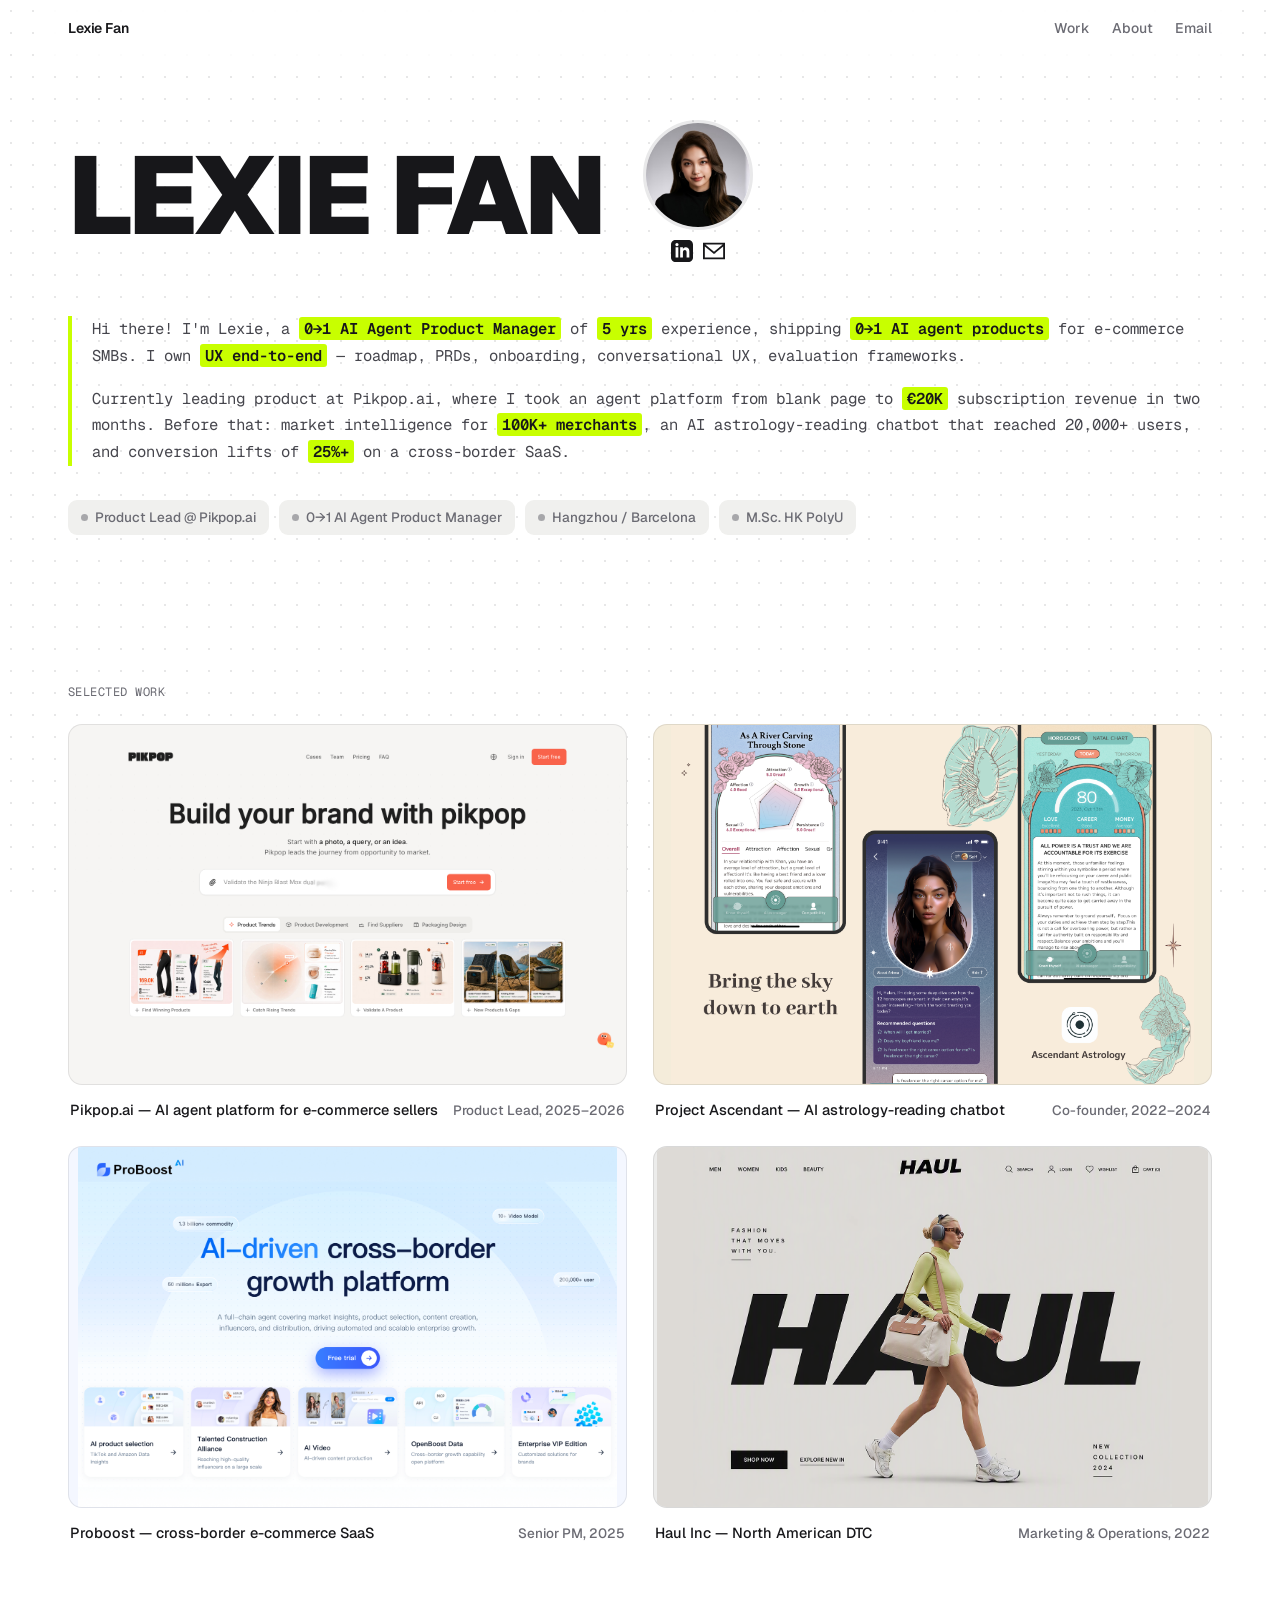
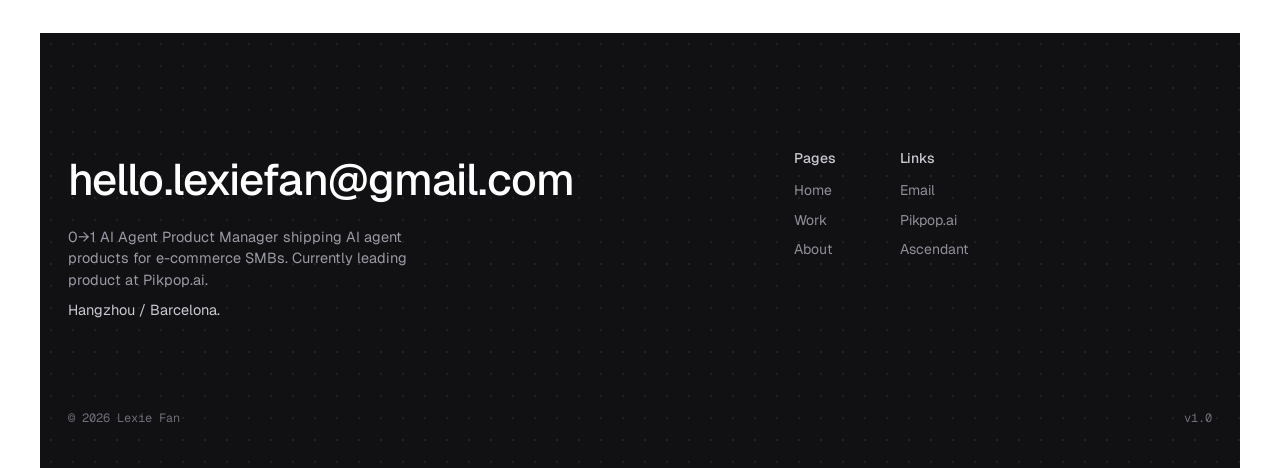
<file: lexie-portfolio/index.html>
<!DOCTYPE html>
<html lang="en">
<head>
<meta charset="utf-8" />
<meta name="viewport" content="width=device-width, initial-scale=1" />
<title>Lexie Fan</title>
<meta name="description" content="Lexie Fan — 0→1 AI Agent Product Manager. Hands-on PM of 5 yrs experience, shipping AI agent products for e-commerce SMBs and owning UX end-to-end." />
<meta property="og:title" content="Lexie Fan" />
<meta property="og:description" content="0→1 AI Agent Product Manager — shipping AI agent products for e-commerce SMBs, owning UX end-to-end." />
<meta property="og:type" content="website" />
<link rel="preconnect" href="https://fonts.googleapis.com" />
<link rel="preconnect" href="https://fonts.gstatic.com" crossorigin />
<link rel="stylesheet" href="assets/styles.css" />
</head>
<body>
<div class="site">

  <header class="header">
    <a class="brand" href="index.html">Lexie Fan</a>
    <nav class="nav" aria-label="Primary">
      <a href="#work">Work</a>
      <a href="about.html">About</a>
      <a href="mailto:hello.lexiefan@gmail.com">Email</a>
    </nav>
  </header>

  <section class="hero-wrap">
    <div class="hero-v2">
      <div class="hero-namerow">
        <h1 class="hero-name">LEXIE FAN</h1>
        <div class="hero-photo-group">
          <img class="hero-photo" src="assets/img/profile-photo.jpeg" alt="Lexie Fan" />
          <div class="hero-socials">
            <a href="https://www.linkedin.com/in/lexie-fan-47a664236/" target="_blank" rel="noopener" aria-label="LinkedIn">
              <svg width="22" height="22" viewBox="0 0 24 24" fill="currentColor"><path d="M19 0h-14c-2.761 0-5 2.239-5 5v14c0 2.761 2.239 5 5 5h14c2.762 0 5-2.239 5-5v-14c0-2.761-2.238-5-5-5zm-11 19h-3v-11h3v11zm-1.5-12.268c-.966 0-1.75-.79-1.75-1.764s.784-1.764 1.75-1.764 1.75.79 1.75 1.764-.783 1.764-1.75 1.764zm13.5 12.268h-3v-5.604c0-3.368-4-3.113-4 0v5.604h-3v-11h3v1.765c1.396-2.586 7-2.777 7 2.476v6.759z"/></svg>
            </a>
            <a href="mailto:hello.lexiefan@gmail.com" aria-label="Email">
              <svg width="22" height="22" viewBox="0 0 24 24" fill="currentColor"><path d="M0 3v18h24v-18h-24zm21.518 2l-9.518 7.713-9.518-7.713h19.036zm-19.518 14v-11.817l10 8.104 10-8.104v11.817h-20z"/></svg>
            </a>
          </div>
        </div>
      </div>

      <div class="hero-bio">
        <p>Hi there! I'm Lexie, a <mark>0→1 AI Agent Product Manager</mark> of <mark>5 yrs</mark> experience, shipping <mark>0→1 AI agent products</mark> for e-commerce SMBs. I own <mark>UX end-to-end</mark> — roadmap, PRDs, onboarding, conversational UX, evaluation frameworks.</p>
        <p>Currently leading product at Pikpop.ai, where I took an agent platform from blank page to <mark>&euro;20K</mark> subscription revenue in two months. Before that: market intelligence for <mark>100K+ merchants</mark>, an AI astrology-reading chatbot that reached 20,000+ users, and conversion lifts of <mark>25%+</mark> on a cross-border SaaS.</p>
      </div>

      <div class="chips">
        <span class="chip" style="--i:0"><span class="dot-i"></span>Product Lead @ Pikpop.ai</span>
        <span class="chip" style="--i:1"><span class="dot-i"></span>0→1 AI Agent Product Manager</span>
        <span class="chip" style="--i:2"><span class="dot-i"></span>Hangzhou / Barcelona</span>
        <span class="chip" style="--i:3"><span class="dot-i"></span>M.Sc. HK PolyU</span>
      </div>
    </div>
  </section>

  <main>
    <section class="section" id="work">
      <p class="section-label">Selected Work</p>
      <div class="work-grid">

        <!-- Pikpop.ai -->
        <a class="card" href="work/pikpop.html" aria-label="Pikpop.ai — AI agent platform for e-commerce sellers">
          <div class="card-media whole" style="background:#f6f5f3;">
            <img src="assets/img/pikpop-cover.png" alt="Pikpop.ai — build your brand, from opportunity to market" />
          </div>
          <div class="card-detail">
            <span class="card-title">Pikpop.ai — AI agent platform for e-commerce sellers</span>
            <span class="card-meta">Product Lead, 2025–2026</span>
          </div>
        </a>

        <!-- Ascendant -->
        <a class="card" href="work/ascendant.html" aria-label="Project Ascendant — AI astrology-reading chatbot">
          <div class="card-media whole" style="background:#f4ecda;">
            <img src="assets/img/ascendant-cover.png" alt="Ascendant Astrology — bring the sky down to earth" />
          </div>
          <div class="card-detail">
            <span class="card-title">Project Ascendant — AI astrology-reading chatbot</span>
            <span class="card-meta">Co-founder, 2022–2024</span>
          </div>
        </a>

        <!-- ProBoost -->
        <a class="card" href="work/proboost.html" aria-label="Proboost — cross-border e-commerce SaaS">
          <div class="card-media whole" style="background:#f4f7ff;">
            <img src="assets/img/proboost-cover.png" alt="ProBoost AI — AI-driven cross-border growth platform" />
          </div>
          <div class="card-detail">
            <span class="card-title">Proboost — cross-border e-commerce SaaS</span>
            <span class="card-meta">Senior PM, 2025</span>
          </div>
        </a>

        <!-- Haul -->
        <a class="card" href="work/haul.html" aria-label="Haul Inc — North American DTC">
          <div class="card-media whole" style="background:#ececeb;">
            <img src="assets/img/haul-cover.png" alt="Haul — fashion that moves with you" />
          </div>
          <div class="card-detail">
            <span class="card-title">Haul Inc — North American DTC</span>
            <span class="card-meta">Marketing &amp; Operations, 2022</span>
          </div>
        </a>

      </div>
    </section>
  </main>

  <footer class="footer">
    <div class="dot-grid" aria-hidden="true"></div>
    <div class="footer-inner">
      <div>
        <a class="footer-email" href="mailto:hello.lexiefan@gmail.com">hello.lexiefan@gmail.com</a>
        <p class="footer-tag">0→1 AI Agent Product Manager shipping AI agent products for e-commerce SMBs. Currently leading product at Pikpop.ai.</p>
        <p class="footer-tag" style="margin-top:8px;color:#c9c9d1;">Hangzhou / Barcelona.</p>
      </div>
      <div class="footer-cols">
        <div class="footer-col">
          <p>Pages</p>
          <a href="index.html">Home</a>
          <a href="#work">Work</a>
          <a href="about.html">About</a>
        </div>
        <div class="footer-col">
          <p>Links</p>
          <a href="mailto:hello.lexiefan@gmail.com">Email</a>
          <a href="work/pikpop.html">Pikpop.ai</a>
          <a href="work/ascendant.html">Ascendant</a>
        </div>
      </div>
    </div>
    <div class="footer-meta">
      <span>© 2026 Lexie Fan</span>
      <span>v1.0</span>
    </div>
  </footer>

</div>
<script src="assets/script.js"></script>
<script defer src="https://cdn.vercel-insights.com/v1/script.js"></script>
</body>
</html>
</file>
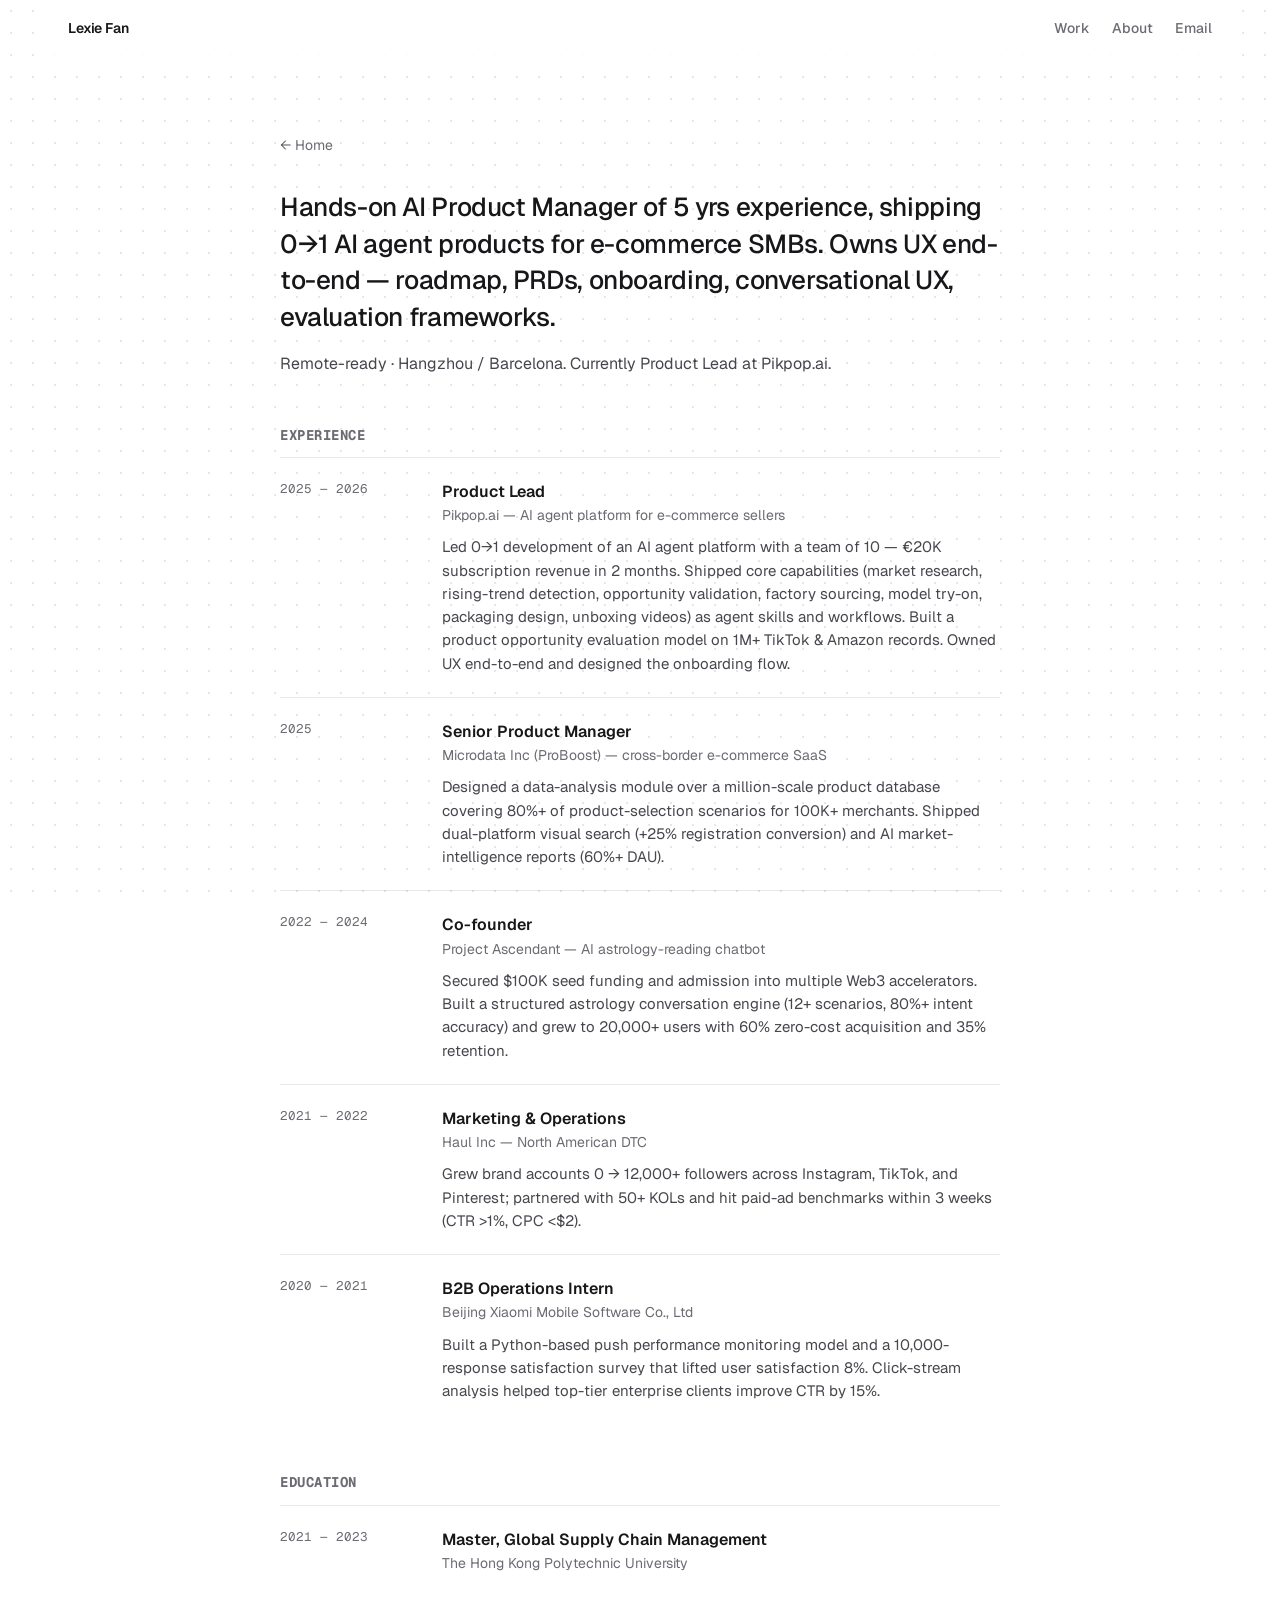
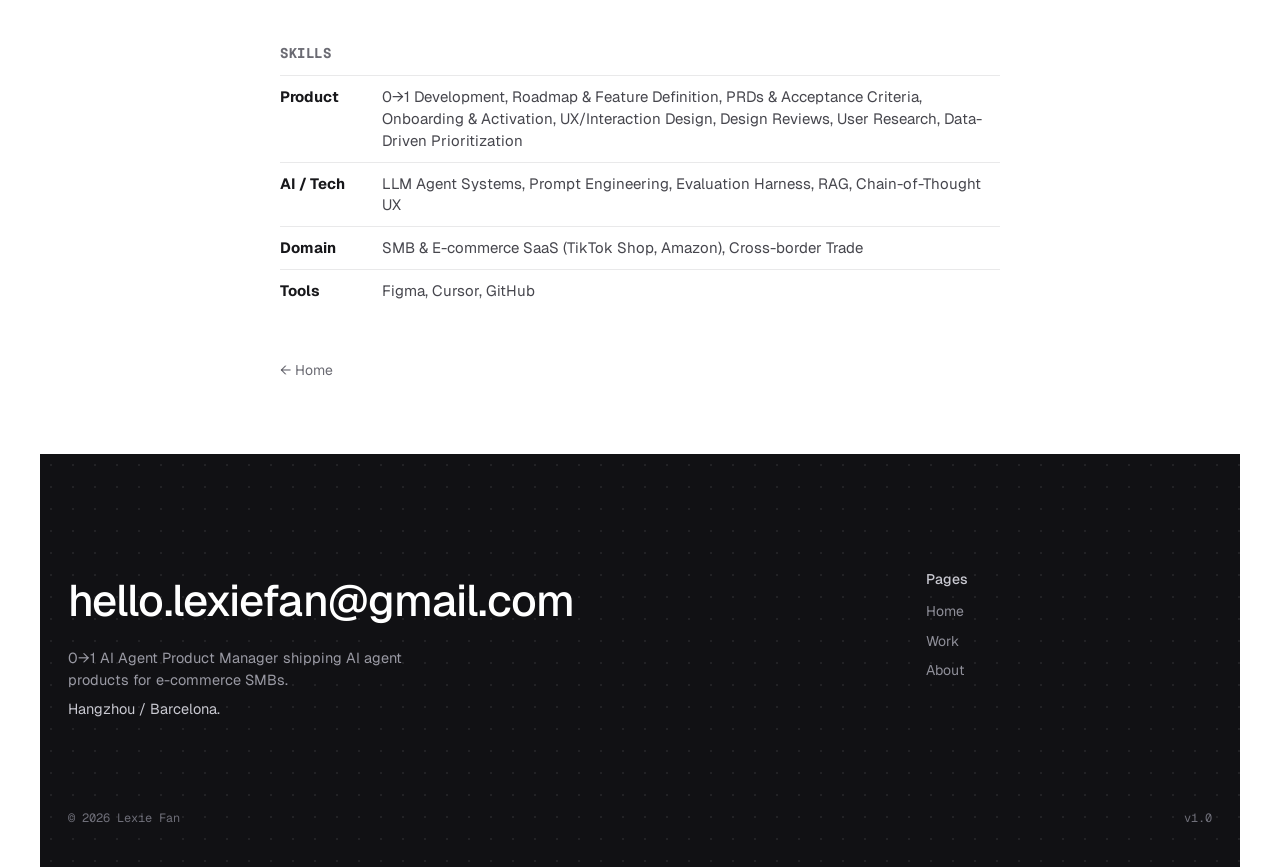
<file: lexie-portfolio/about.html>
<!DOCTYPE html>
<html lang="en">
<head>
<meta charset="utf-8" />
<meta name="viewport" content="width=device-width, initial-scale=1" />
<title>About — Lexie Fan</title>
<meta name="description" content="Lexie Fan — 0→1 AI Agent Product Manager of 5 yrs experience, shipping AI agent products for e-commerce SMBs." />
<link rel="preconnect" href="https://fonts.googleapis.com" />
<link rel="preconnect" href="https://fonts.gstatic.com" crossorigin />
<link rel="stylesheet" href="assets/styles.css" />
</head>
<body>
<div class="site">

  <header class="header">
    <a class="brand" href="index.html">Lexie Fan</a>
    <nav class="nav" aria-label="Primary">
      <a href="index.html#work">Work</a>
      <a href="about.html">About</a>
      <a href="mailto:hello.lexiefan@gmail.com">Email</a>
    </nav>
  </header>

  <section class="detail">
    <div class="about-wrap">
      <a class="back-link" href="index.html">← Home</a>

      <p class="lead">Hands-on AI Product Manager of 5 yrs experience, shipping 0→1 AI agent products for e-commerce SMBs. Owns UX end-to-end — roadmap, PRDs, onboarding, conversational UX, evaluation frameworks.</p>
      <p style="margin-top:16px;font-size:16px;color:var(--text-body);line-height:1.6;">Remote-ready · Hangzhou / Barcelona. Currently Product Lead at Pikpop.ai.</p>

      <h2 style="font-size:14px;font-family:var(--font-mono);text-transform:uppercase;letter-spacing:0.04em;color:var(--text-secondary);margin:48px 0 4px;">Experience</h2>
      <div class="timeline">

        <div class="timeline-item">
          <div class="when">2025 — 2026</div>
          <div>
            <div class="role">Product Lead</div>
            <div class="org">Pikpop.ai — AI agent platform for e-commerce sellers</div>
            <p>Led 0→1 development of an AI agent platform with a team of 10 — €20K subscription revenue in 2 months. Shipped core capabilities (market research, rising-trend detection, opportunity validation, factory sourcing, model try-on, packaging design, unboxing videos) as agent skills and workflows. Built a product opportunity evaluation model on 1M+ TikTok &amp; Amazon records. Owned UX end-to-end and designed the onboarding flow.</p>
          </div>
        </div>

        <div class="timeline-item">
          <div class="when">2025</div>
          <div>
            <div class="role">Senior Product Manager</div>
            <div class="org">Microdata Inc (ProBoost) — cross-border e-commerce SaaS</div>
            <p>Designed a data-analysis module over a million-scale product database covering 80%+ of product-selection scenarios for 100K+ merchants. Shipped dual-platform visual search (+25% registration conversion) and AI market-intelligence reports (60%+ DAU).</p>
          </div>
        </div>

        <div class="timeline-item">
          <div class="when">2022 — 2024</div>
          <div>
            <div class="role">Co-founder</div>
            <div class="org">Project Ascendant — AI astrology-reading chatbot</div>
            <p>Secured $100K seed funding and admission into multiple Web3 accelerators. Built a structured astrology conversation engine (12+ scenarios, 80%+ intent accuracy) and grew to 20,000+ users with 60% zero-cost acquisition and 35% retention.</p>
          </div>
        </div>

        <div class="timeline-item">
          <div class="when">2021 — 2022</div>
          <div>
            <div class="role">Marketing &amp; Operations</div>
            <div class="org">Haul Inc — North American DTC</div>
            <p>Grew brand accounts 0 → 12,000+ followers across Instagram, TikTok, and Pinterest; partnered with 50+ KOLs and hit paid-ad benchmarks within 3 weeks (CTR &gt;1%, CPC &lt;$2).</p>
          </div>
        </div>

        <div class="timeline-item">
          <div class="when">2020 — 2021</div>
          <div>
            <div class="role">B2B Operations Intern</div>
            <div class="org">Beijing Xiaomi Mobile Software Co., Ltd</div>
            <p>Built a Python-based push performance monitoring model and a 10,000-response satisfaction survey that lifted user satisfaction 8%. Click-stream analysis helped top-tier enterprise clients improve CTR by 15%.</p>
          </div>
        </div>

      </div>

      <h2 style="font-size:14px;font-family:var(--font-mono);text-transform:uppercase;letter-spacing:0.04em;color:var(--text-secondary);margin:48px 0 4px;">Education</h2>
      <div class="timeline">
        <div class="timeline-item">
          <div class="when">2021 — 2023</div>
          <div>
            <div class="role">Master, Global Supply Chain Management</div>
            <div class="org">The Hong Kong Polytechnic University</div>
          </div>
        </div>
      </div>

      <h2 style="font-size:14px;font-family:var(--font-mono);text-transform:uppercase;letter-spacing:0.04em;color:var(--text-secondary);margin:48px 0 4px;">Skills</h2>
      <div class="skill-block">
        <div class="row"><b>Product</b><span>0→1 Development, Roadmap &amp; Feature Definition, PRDs &amp; Acceptance Criteria, Onboarding &amp; Activation, UX/Interaction Design, Design Reviews, User Research, Data-Driven Prioritization</span></div>
        <div class="row"><b>AI / Tech</b><span>LLM Agent Systems, Prompt Engineering, Evaluation Harness, RAG, Chain-of-Thought UX</span></div>
        <div class="row"><b>Domain</b><span>SMB &amp; E-commerce SaaS (TikTok Shop, Amazon), Cross-border Trade</span></div>
        <div class="row"><b>Tools</b><span>Figma, Cursor, GitHub</span></div>
      </div>

      <a class="back-link" href="index.html" style="margin-top:48px">← Home</a>
    </div>
  </section>

  <footer class="footer">
    <div class="dot-grid" aria-hidden="true"></div>
    <div class="footer-inner">
      <div>
        <a class="footer-email" href="mailto:hello.lexiefan@gmail.com">hello.lexiefan@gmail.com</a>
        <p class="footer-tag">0→1 AI Agent Product Manager shipping AI agent products for e-commerce SMBs.</p>
        <p class="footer-tag" style="margin-top:8px;color:#c9c9d1;">Hangzhou / Barcelona.</p>
      </div>
      <div class="footer-cols">
        <div class="footer-col">
          <p>Pages</p>
          <a href="index.html">Home</a>
          <a href="index.html#work">Work</a>
          <a href="about.html">About</a>
        </div>
      </div>
    </div>
    <div class="footer-meta"><span>© 2026 Lexie Fan</span><span>v1.0</span></div>
  </footer>

</div>
<script defer src="https://cdn.vercel-insights.com/v1/script.js"></script>
</body>
</html>
</file>
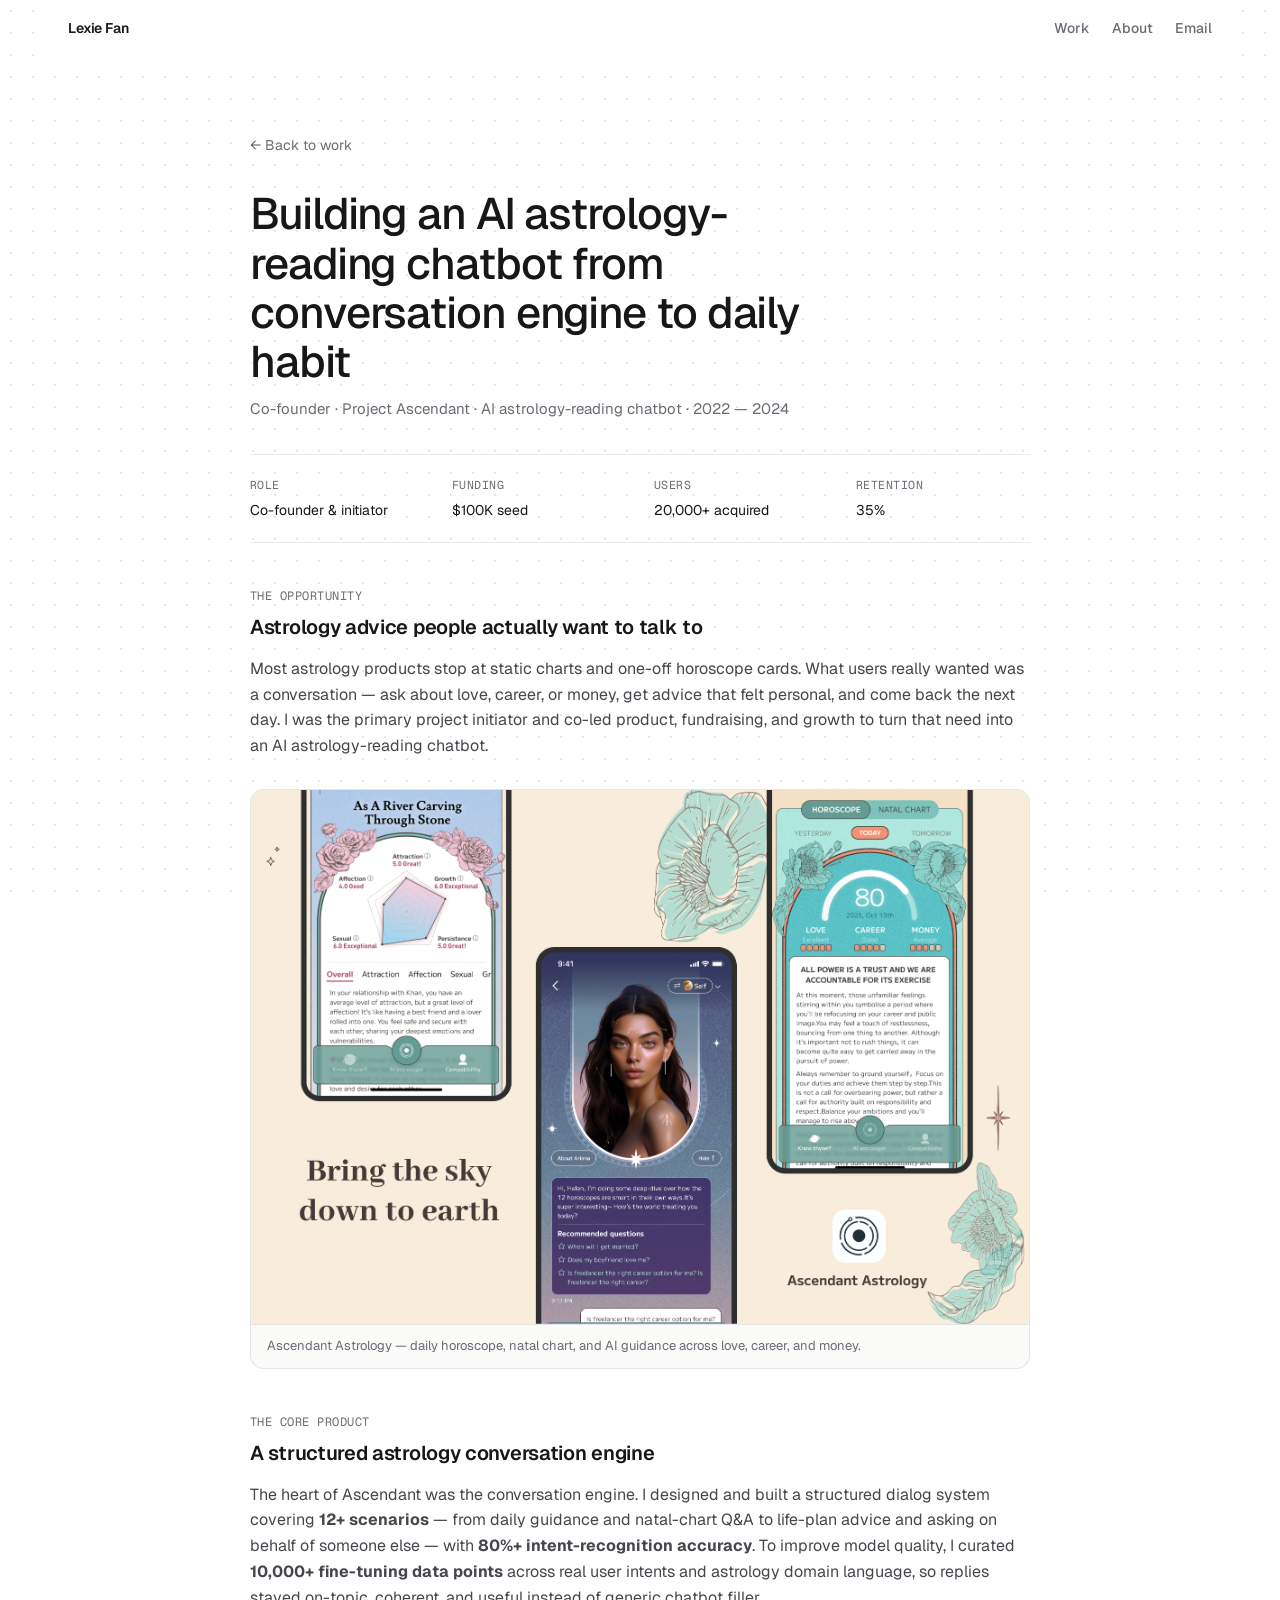
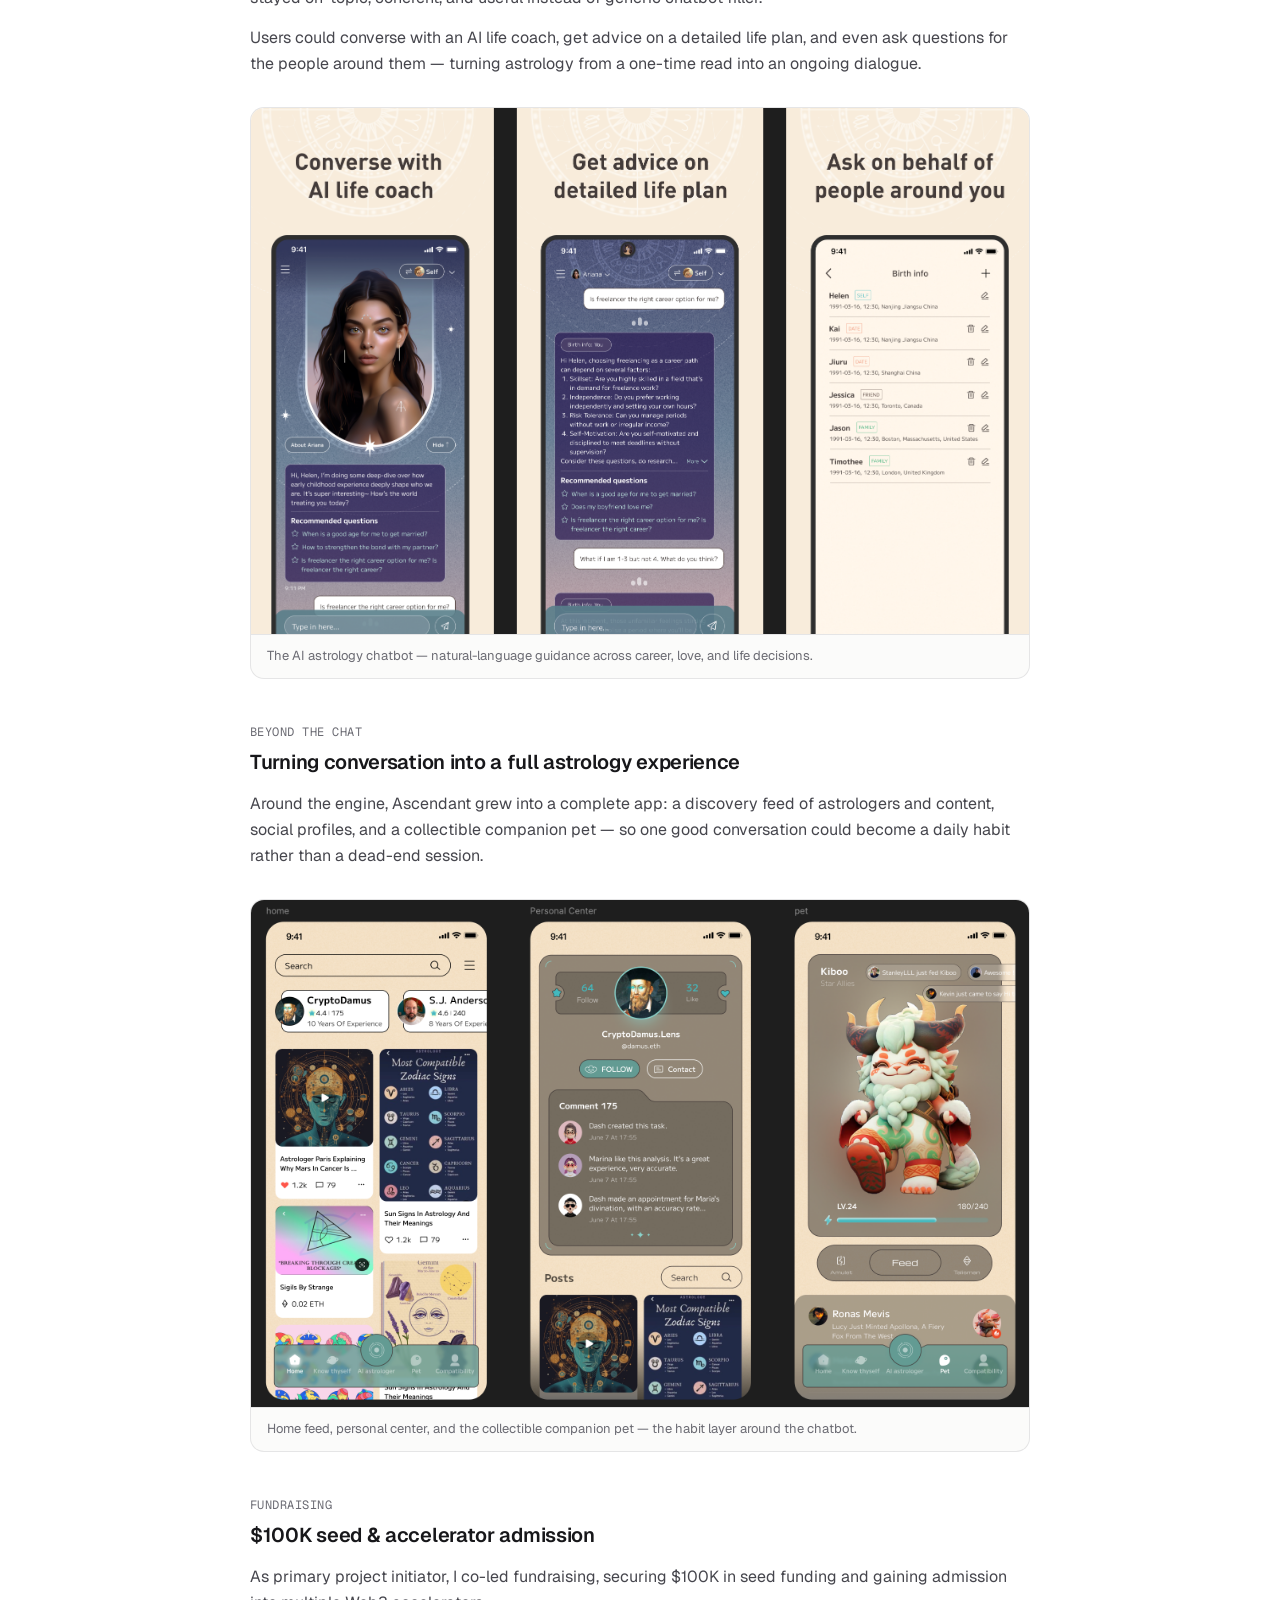
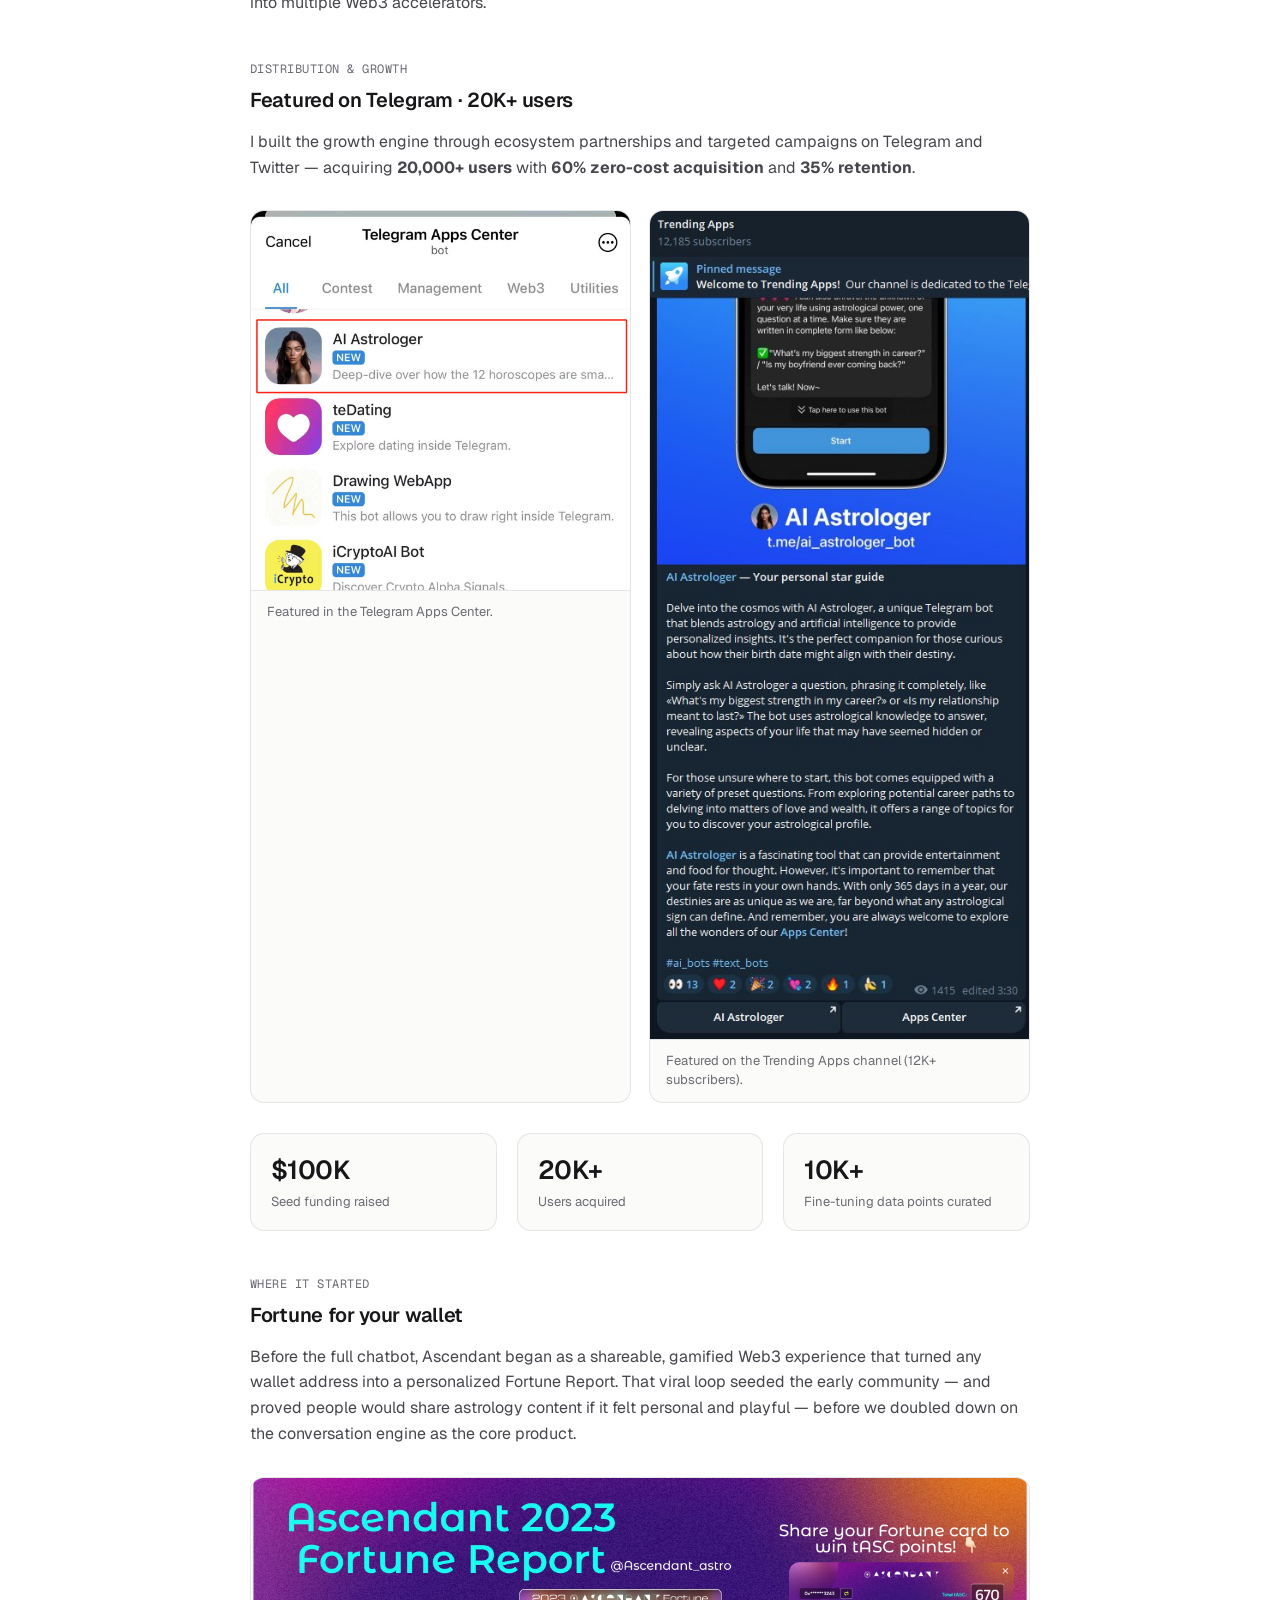
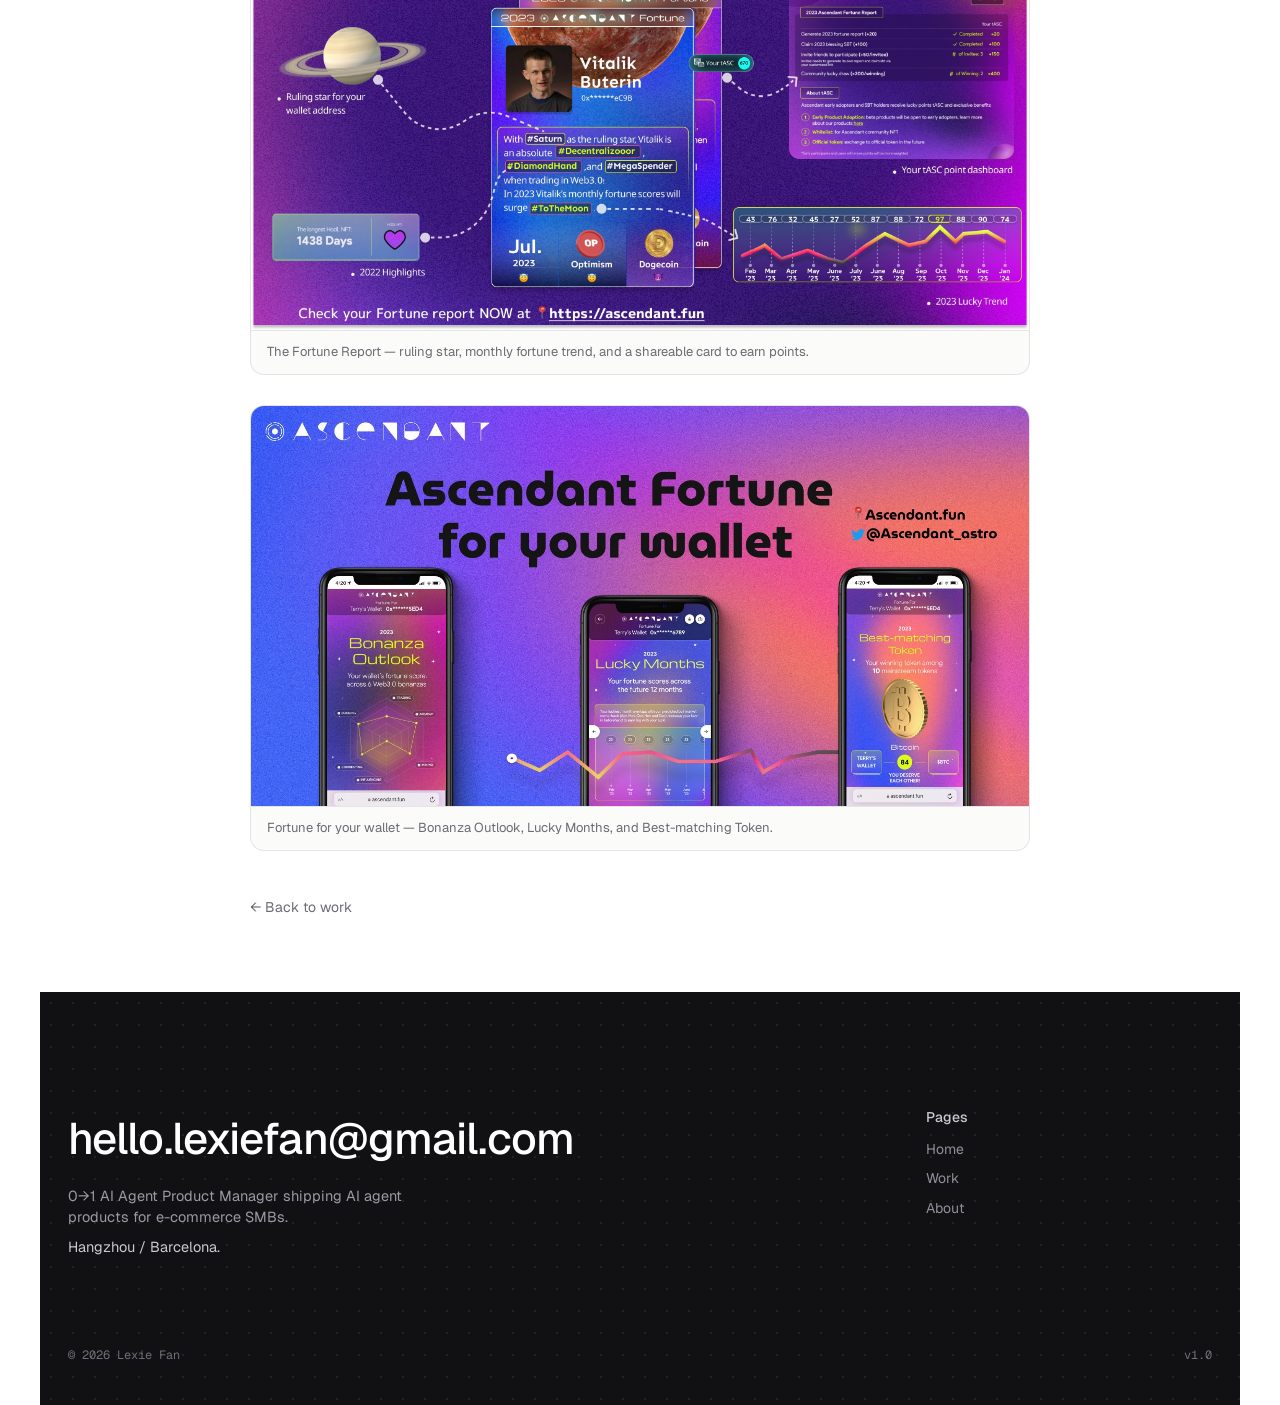
<file: lexie-portfolio/work/ascendant.html>
<!DOCTYPE html>
<html lang="en">
<head>
<meta charset="utf-8" />
<meta name="viewport" content="width=device-width, initial-scale=1" />
<title>Project Ascendant — Lexie Fan</title>
<meta name="description" content="Co-founding Ascendant — an AI astrology-reading chatbot. $100K seed, 20K+ users, 60% zero-cost acquisition, 35% retention." />
<link rel="preconnect" href="https://fonts.googleapis.com" />
<link rel="preconnect" href="https://fonts.gstatic.com" crossorigin />
<link rel="stylesheet" href="../assets/styles.css" />
</head>
<body>
<div class="site">

  <header class="header">
    <a class="brand" href="../index.html">Lexie Fan</a>
    <nav class="nav" aria-label="Primary">
      <a href="../index.html#work">Work</a>
      <a href="../about.html">About</a>
      <a href="mailto:hello.lexiefan@gmail.com">Email</a>
    </nav>
  </header>

  <section class="detail">
    <div class="detail-wrap">
      <a class="back-link" href="../index.html#work">← Back to work</a>

      <h1>Building an AI astrology-reading chatbot from conversation engine to daily habit</h1>
      <p class="detail-sub">Co-founder · Project Ascendant · AI astrology-reading chatbot · 2022 — 2024</p>

      <div class="meta-grid">
        <div><div class="k">Role</div><div class="v">Co-founder &amp; initiator</div></div>
        <div><div class="k">Funding</div><div class="v">$100K seed</div></div>
        <div><div class="k">Users</div><div class="v">20,000+ acquired</div></div>
        <div><div class="k">Retention</div><div class="v">35%</div></div>
      </div>

      <div class="detail-body">

        <p class="eyebrow">The opportunity</p>
        <h2>Astrology advice people actually want to talk to</h2>
        <p>Most astrology products stop at static charts and one-off horoscope cards. What users really wanted was a conversation — ask about love, career, or money, get advice that felt personal, and come back the next day. I was the primary project initiator and co-led product, fundraising, and growth to turn that need into an AI astrology-reading chatbot.</p>

        <figure class="figure">
          <img src="../assets/img/ascendant-cover.png" alt="Ascendant Astrology app — bring the sky down to earth" />
          <figcaption>Ascendant Astrology — daily horoscope, natal chart, and AI guidance across love, career, and money.</figcaption>
        </figure>

        <p class="eyebrow">The core product</p>
        <h2>A structured astrology conversation engine</h2>
        <p>The heart of Ascendant was the conversation engine. I designed and built a structured dialog system covering <b>12+ scenarios</b> — from daily guidance and natal-chart Q&amp;A to life-plan advice and asking on behalf of someone else — with <b>80%+ intent-recognition accuracy</b>. To improve model quality, I curated <b>10,000+ fine-tuning data points</b> across real user intents and astrology domain language, so replies stayed on-topic, coherent, and useful instead of generic chatbot filler.</p>
        <p>Users could converse with an AI life coach, get advice on a detailed life plan, and even ask questions for the people around them — turning astrology from a one-time read into an ongoing dialogue.</p>

        <figure class="figure">
          <img src="../assets/img/ascendant-app-screens.png" alt="Ascendant app: converse with AI life coach, get life-plan advice, and ask on behalf of others" />
          <figcaption>The AI astrology chatbot — natural-language guidance across career, love, and life decisions.</figcaption>
        </figure>

        <p class="eyebrow">Beyond the chat</p>
        <h2>Turning conversation into a full astrology experience</h2>
        <p>Around the engine, Ascendant grew into a complete app: a discovery feed of astrologers and content, social profiles, and a collectible companion pet — so one good conversation could become a daily habit rather than a dead-end session.</p>

        <figure class="figure">
          <img src="../assets/img/ascendant-app-square.png" alt="Ascendant app screens: home feed, personal center, and collectible pet" />
          <figcaption>Home feed, personal center, and the collectible companion pet — the habit layer around the chatbot.</figcaption>
        </figure>

        <p class="eyebrow">Fundraising</p>
        <h2>$100K seed &amp; accelerator admission</h2>
        <p>As primary project initiator, I co-led fundraising, securing $100K in seed funding and gaining admission into multiple Web3 accelerators.</p>

        <p class="eyebrow">Distribution &amp; growth</p>
        <h2>Featured on Telegram · 20K+ users</h2>
        <p>I built the growth engine through ecosystem partnerships and targeted campaigns on Telegram and Twitter — acquiring <b>20,000+ users</b> with <b>60% zero-cost acquisition</b> and <b>35% retention</b>.</p>
        <div class="figure-row">
          <figure class="figure"><img src="../assets/img/ascendant-telegram-appcenter.jpeg" alt="AI Astrologer featured in the Telegram Apps Center" /><figcaption>Featured in the Telegram Apps Center.</figcaption></figure>
          <figure class="figure"><img src="../assets/img/ascendant-telegram-channel.jpeg" alt="AI Astrologer featured on the Trending Apps channel" /><figcaption>Featured on the Trending Apps channel (12K+ subscribers).</figcaption></figure>
        </div>

        <div class="stat-row">
          <div class="stat"><div class="n">$100K</div><div class="l">Seed funding raised</div></div>
          <div class="stat"><div class="n">20K+</div><div class="l">Users acquired</div></div>
          <div class="stat"><div class="n">10K+</div><div class="l">Fine-tuning data points curated</div></div>
        </div>

        <p class="eyebrow">Where it started</p>
        <h2>Fortune for your wallet</h2>
        <p>Before the full chatbot, Ascendant began as a shareable, gamified Web3 experience that turned any wallet address into a personalized Fortune Report. That viral loop seeded the early community — and proved people would share astrology content if it felt personal and playful — before we doubled down on the conversation engine as the core product.</p>

        <figure class="figure">
          <img src="../assets/img/ascendant-fortune-report.jpeg" alt="Ascendant Fortune Report showing a wallet's ruling star, monthly fortune trend, and shareable card" />
          <figcaption>The Fortune Report — ruling star, monthly fortune trend, and a shareable card to earn points.</figcaption>
        </figure>

        <figure class="figure">
          <img src="../assets/img/ascendant-wallet.jpeg" alt="Ascendant Fortune mobile screens: Bonanza Outlook, Lucky Months, Best-matching Token" />
          <figcaption>Fortune for your wallet — Bonanza Outlook, Lucky Months, and Best-matching Token.</figcaption>
        </figure>
      </div>

      <a class="back-link" href="../index.html#work" style="margin-top:40px">← Back to work</a>
    </div>
  </section>

  <footer class="footer">
    <div class="dot-grid" aria-hidden="true"></div>
    <div class="footer-inner">
      <div>
        <a class="footer-email" href="mailto:hello.lexiefan@gmail.com">hello.lexiefan@gmail.com</a>
        <p class="footer-tag">0→1 AI Agent Product Manager shipping AI agent products for e-commerce SMBs.</p>
        <p class="footer-tag" style="margin-top:8px;color:#c9c9d1;">Hangzhou / Barcelona.</p>
      </div>
      <div class="footer-cols">
        <div class="footer-col">
          <p>Pages</p>
          <a href="../index.html">Home</a>
          <a href="../index.html#work">Work</a>
          <a href="../about.html">About</a>
        </div>
      </div>
    </div>
    <div class="footer-meta"><span>© 2026 Lexie Fan</span><span>v1.0</span></div>
  </footer>

</div>
<script defer src="https://cdn.vercel-insights.com/v1/script.js"></script>
</body>
</html>
</file>
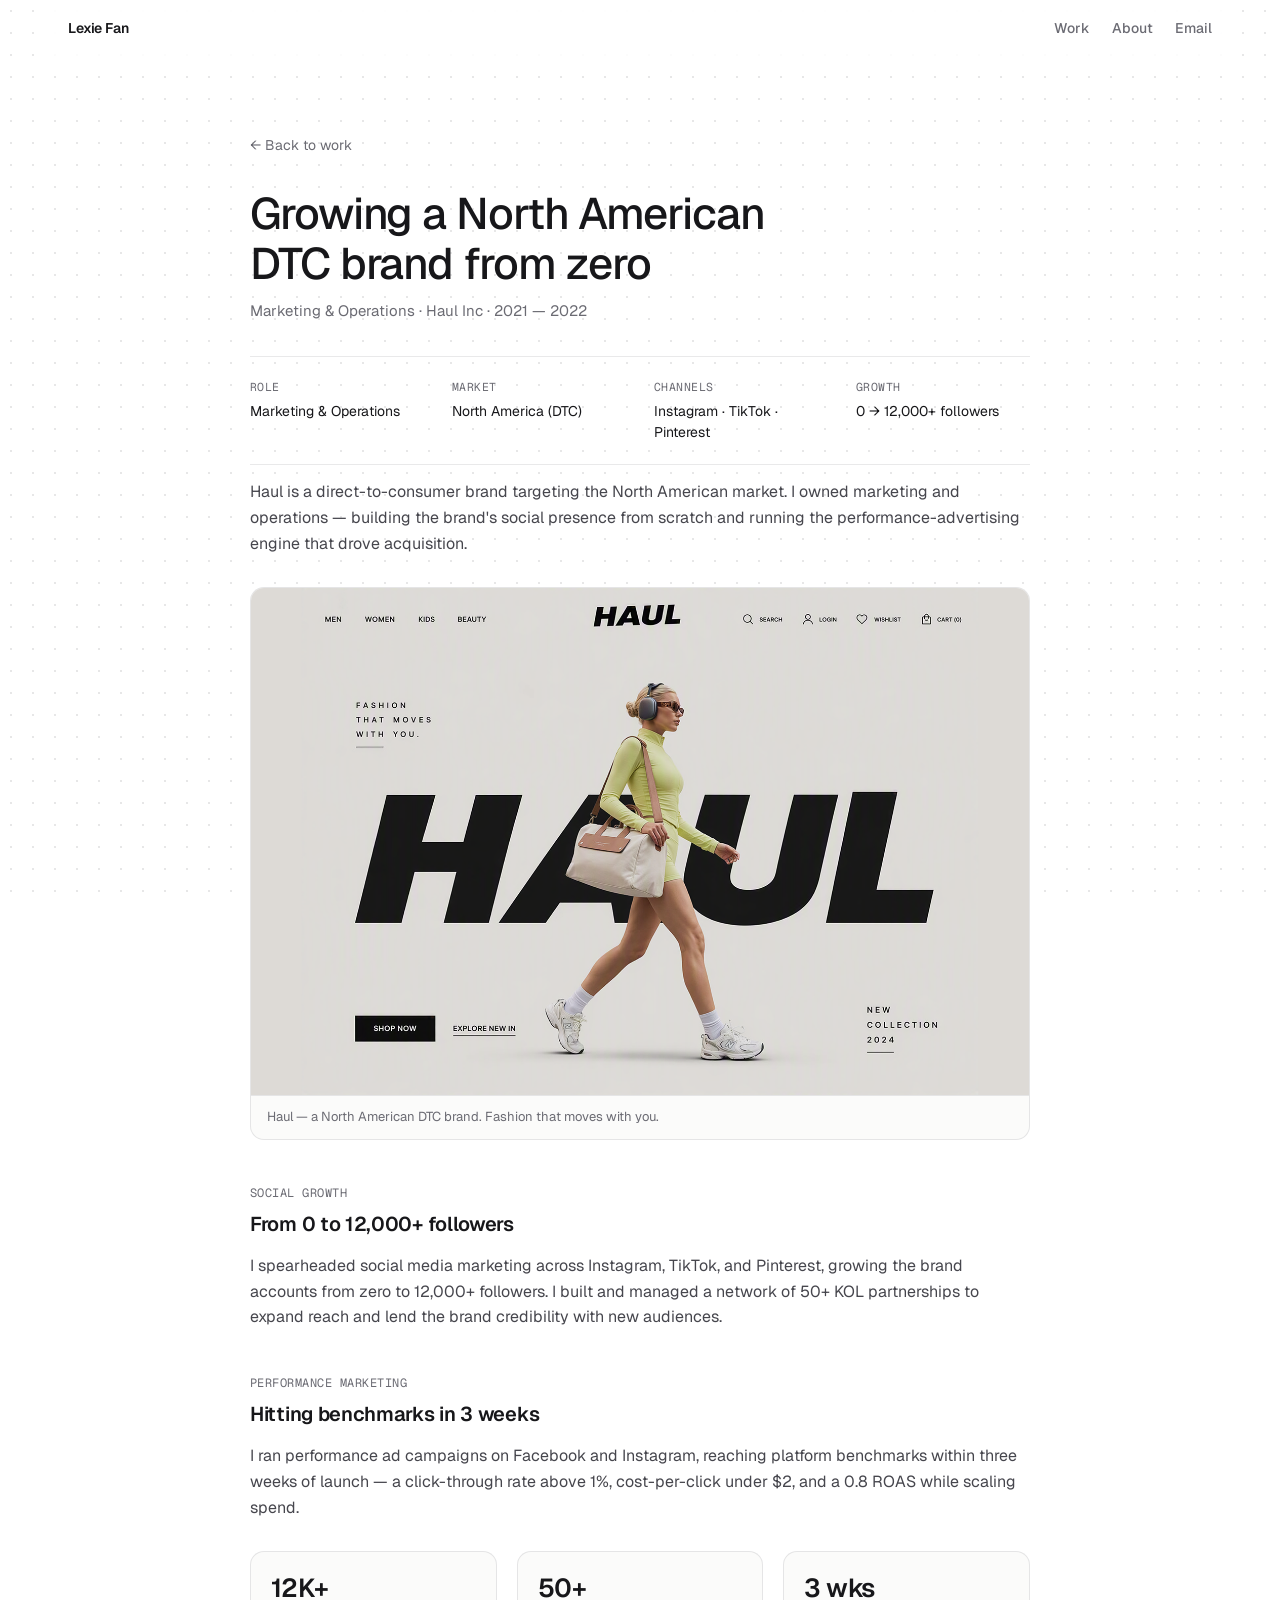
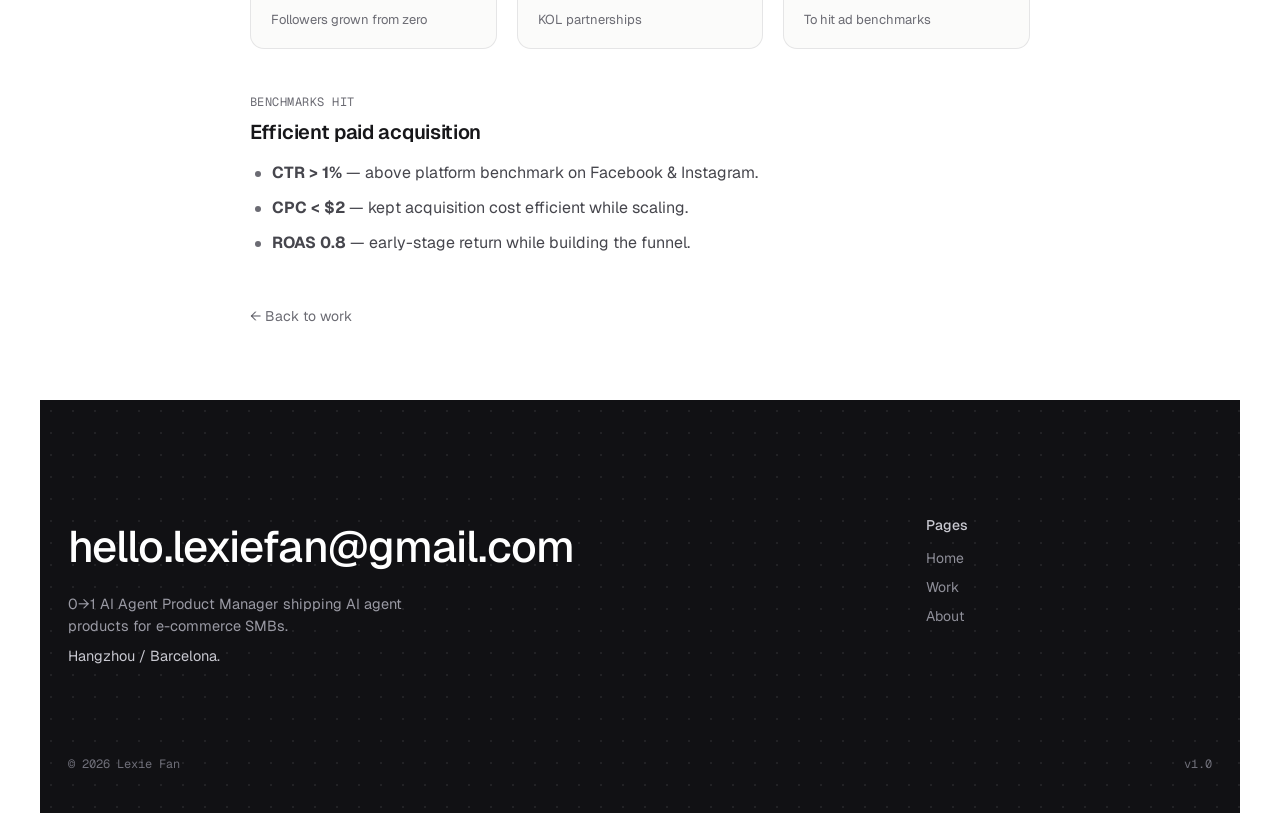
<file: lexie-portfolio/work/haul.html>
<!DOCTYPE html>
<html lang="en">
<head>
<meta charset="utf-8" />
<meta name="viewport" content="width=device-width, initial-scale=1" />
<title>Haul Inc — Lexie Fan</title>
<meta name="description" content="Building a North American DTC brand from zero — social growth, KOL partnerships, and performance advertising at Haul Inc." />
<link rel="preconnect" href="https://fonts.googleapis.com" />
<link rel="preconnect" href="https://fonts.gstatic.com" crossorigin />
<link rel="stylesheet" href="../assets/styles.css" />
</head>
<body>
<div class="site">

  <header class="header">
    <a class="brand" href="../index.html">Lexie Fan</a>
    <nav class="nav" aria-label="Primary">
      <a href="../index.html#work">Work</a>
      <a href="../about.html">About</a>
      <a href="mailto:hello.lexiefan@gmail.com">Email</a>
    </nav>
  </header>

  <section class="detail">
    <div class="detail-wrap">
      <a class="back-link" href="../index.html#work">← Back to work</a>

      <h1>Growing a North American DTC brand from zero</h1>
      <p class="detail-sub">Marketing &amp; Operations · Haul Inc · 2021 — 2022</p>

      <div class="meta-grid">
        <div><div class="k">Role</div><div class="v">Marketing &amp; Operations</div></div>
        <div><div class="k">Market</div><div class="v">North America (DTC)</div></div>
        <div><div class="k">Channels</div><div class="v">Instagram · TikTok · Pinterest</div></div>
        <div><div class="k">Growth</div><div class="v">0 → 12,000+ followers</div></div>
      </div>

      <div class="detail-body">
        <p>Haul is a direct-to-consumer brand targeting the North American market. I owned marketing and operations — building the brand's social presence from scratch and running the performance-advertising engine that drove acquisition.</p>

        <figure class="figure">
          <img src="../assets/img/haul-cover.png" alt="Haul — fashion that moves with you" />
          <figcaption>Haul — a North American DTC brand. Fashion that moves with you.</figcaption>
        </figure>

        <p class="eyebrow">Social growth</p>
        <h2>From 0 to 12,000+ followers</h2>
        <p>I spearheaded social media marketing across Instagram, TikTok, and Pinterest, growing the brand accounts from zero to 12,000+ followers. I built and managed a network of 50+ KOL partnerships to expand reach and lend the brand credibility with new audiences.</p>

        <p class="eyebrow">Performance marketing</p>
        <h2>Hitting benchmarks in 3 weeks</h2>
        <p>I ran performance ad campaigns on Facebook and Instagram, reaching platform benchmarks within three weeks of launch — a click-through rate above 1%, cost-per-click under $2, and a 0.8 ROAS while scaling spend.</p>

        <div class="stat-row">
          <div class="stat"><div class="n">12K+</div><div class="l">Followers grown from zero</div></div>
          <div class="stat"><div class="n">50+</div><div class="l">KOL partnerships</div></div>
          <div class="stat"><div class="n">3 wks</div><div class="l">To hit ad benchmarks</div></div>
        </div>

        <p class="eyebrow">Benchmarks hit</p>
        <h2>Efficient paid acquisition</h2>
        <ul>
          <li><b>CTR &gt; 1%</b> — above platform benchmark on Facebook &amp; Instagram.</li>
          <li><b>CPC &lt; $2</b> — kept acquisition cost efficient while scaling.</li>
          <li><b>ROAS 0.8</b> — early-stage return while building the funnel.</li>
        </ul>
      </div>

      <a class="back-link" href="../index.html#work" style="margin-top:40px">← Back to work</a>
    </div>
  </section>

  <footer class="footer">
    <div class="dot-grid" aria-hidden="true"></div>
    <div class="footer-inner">
      <div>
        <a class="footer-email" href="mailto:hello.lexiefan@gmail.com">hello.lexiefan@gmail.com</a>
        <p class="footer-tag">0→1 AI Agent Product Manager shipping AI agent products for e-commerce SMBs.</p>
        <p class="footer-tag" style="margin-top:8px;color:#c9c9d1;">Hangzhou / Barcelona.</p>
      </div>
      <div class="footer-cols">
        <div class="footer-col">
          <p>Pages</p>
          <a href="../index.html">Home</a>
          <a href="../index.html#work">Work</a>
          <a href="../about.html">About</a>
        </div>
      </div>
    </div>
    <div class="footer-meta"><span>© 2026 Lexie Fan</span><span>v1.0</span></div>
  </footer>

</div>
<script defer src="https://cdn.vercel-insights.com/v1/script.js"></script>
</body>
</html>
</file>
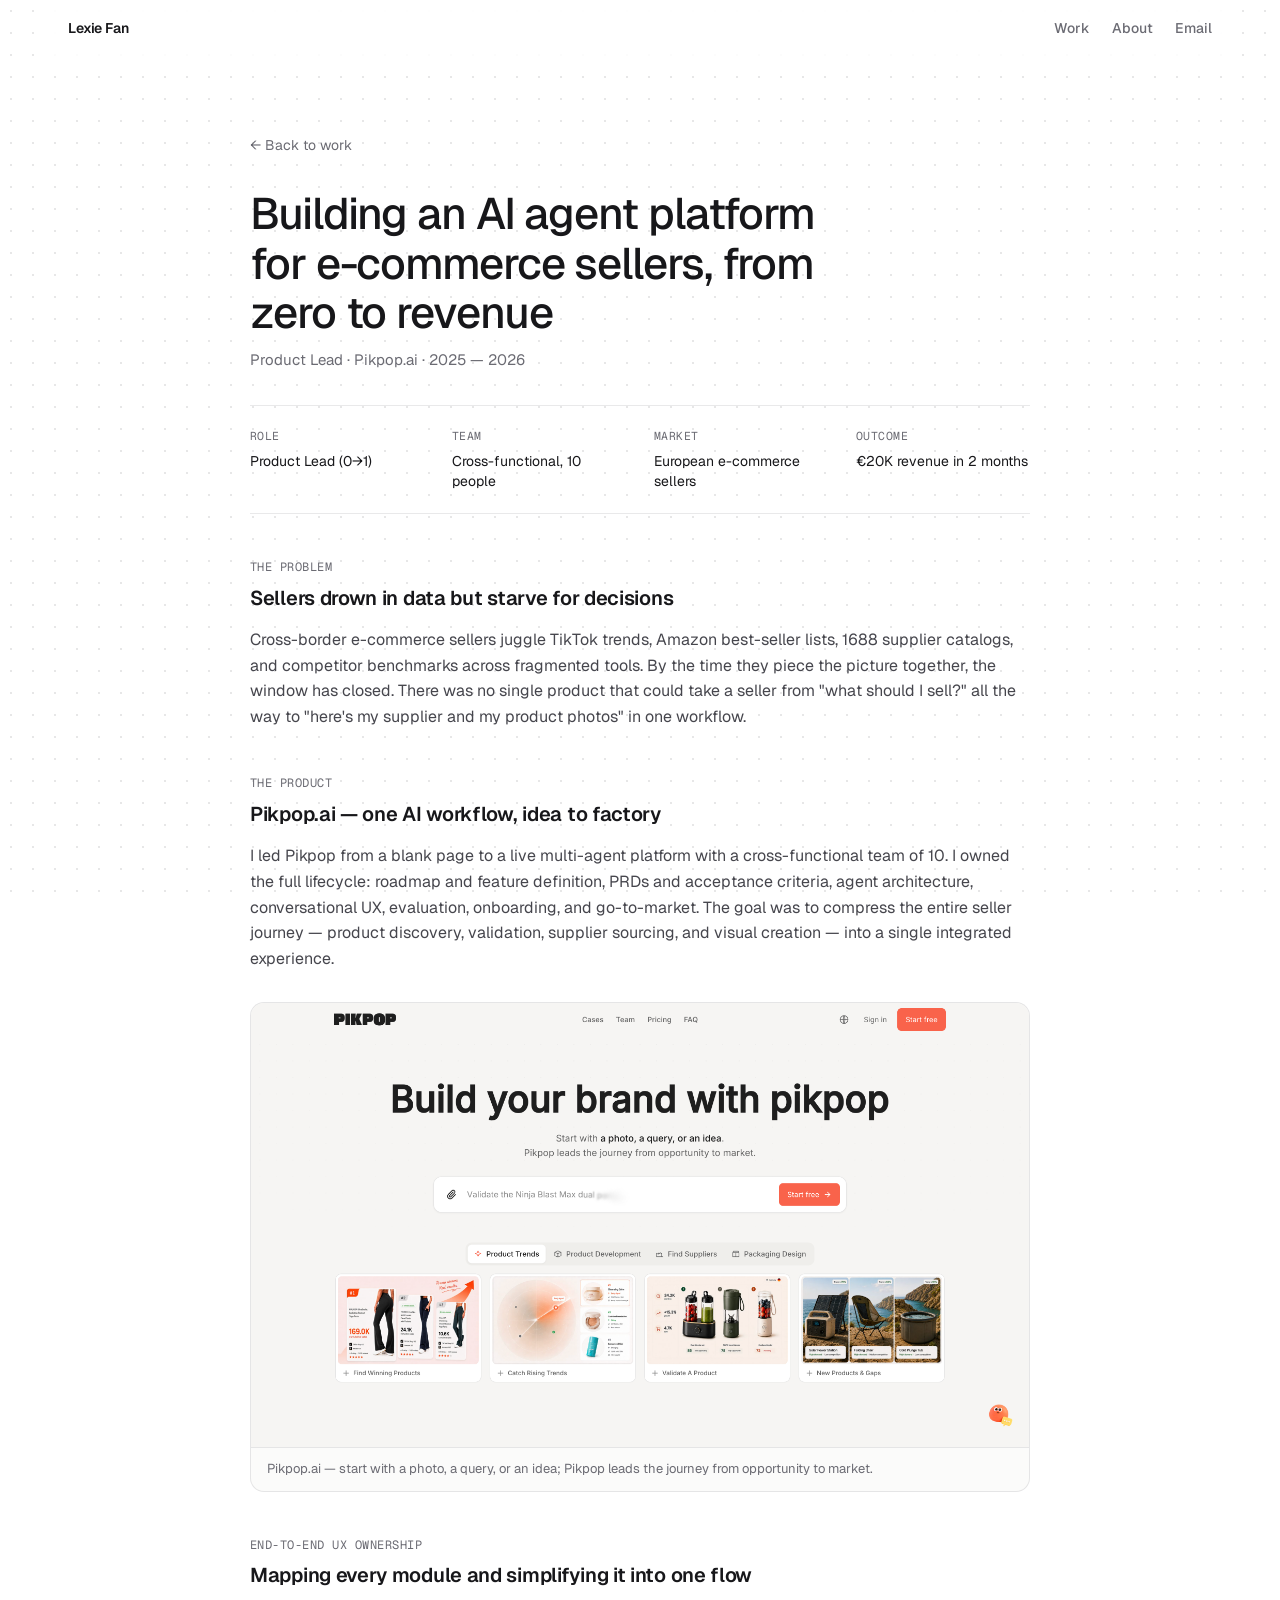
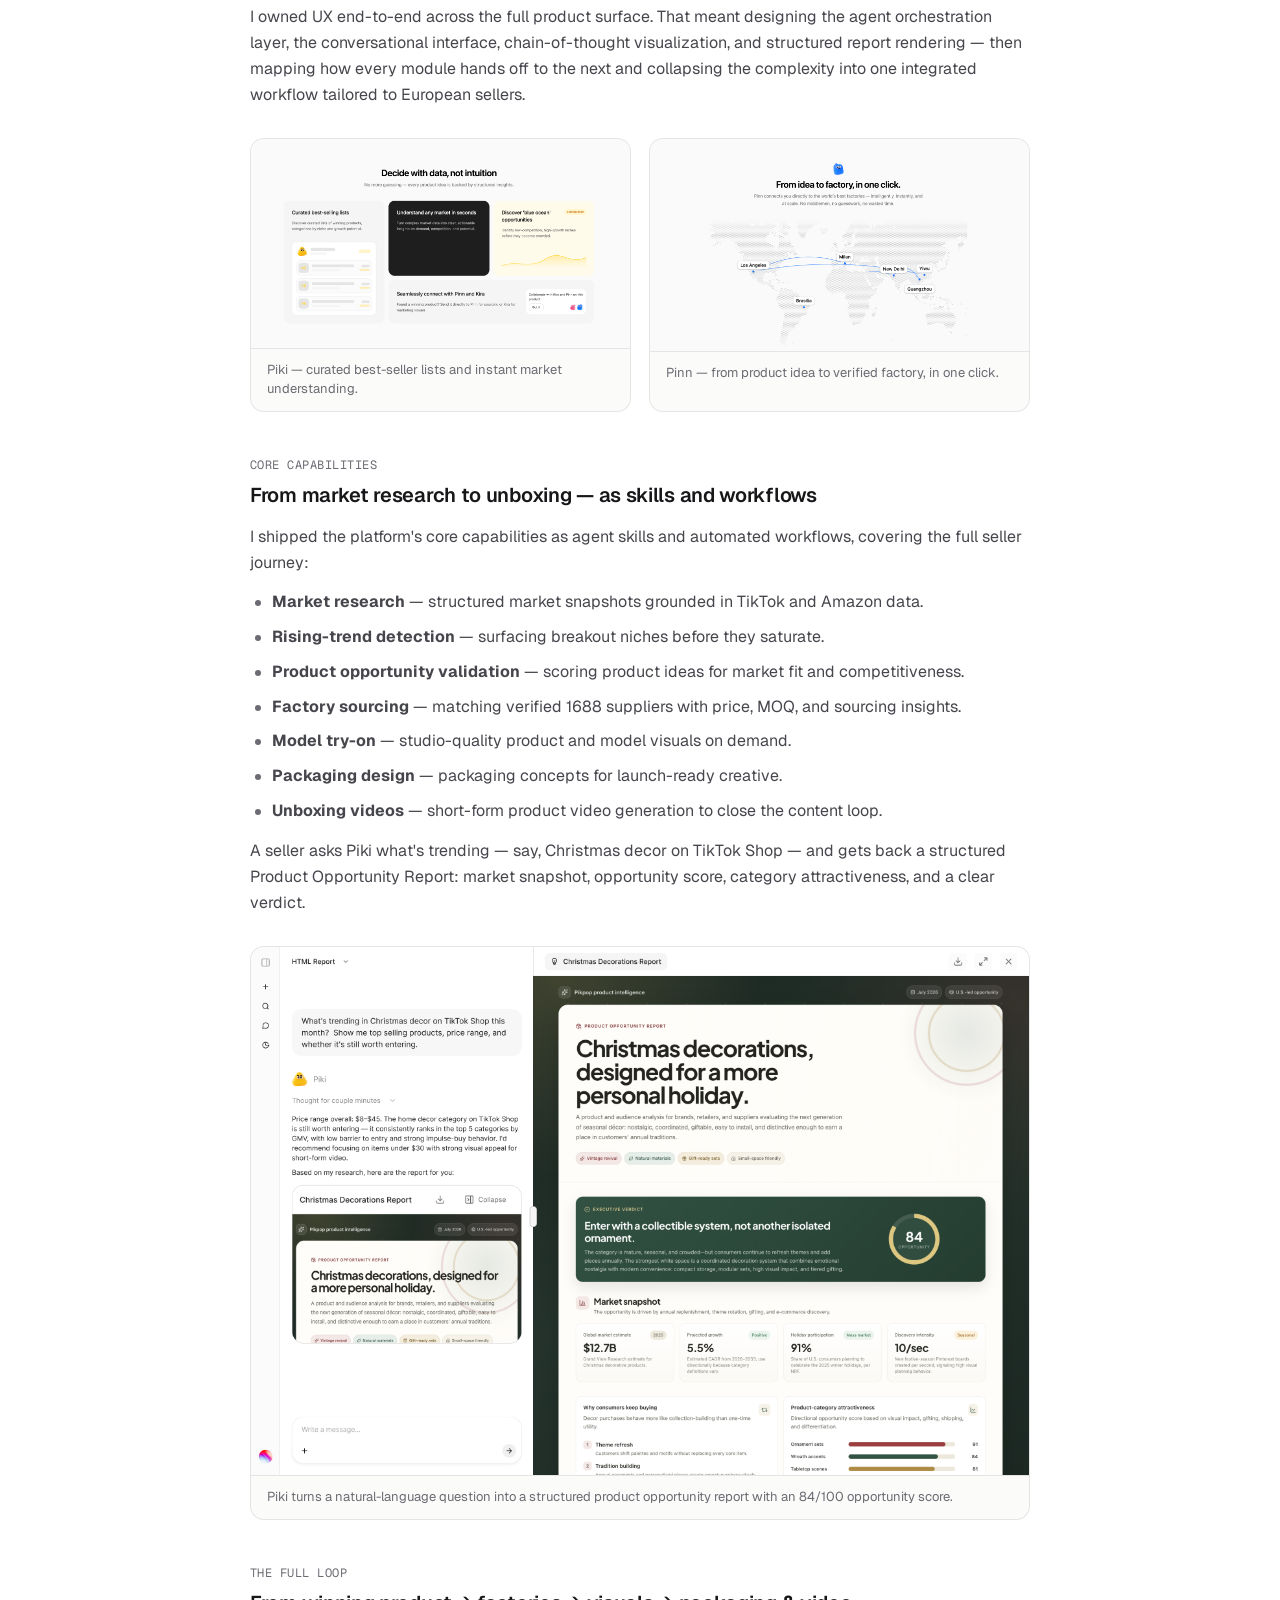
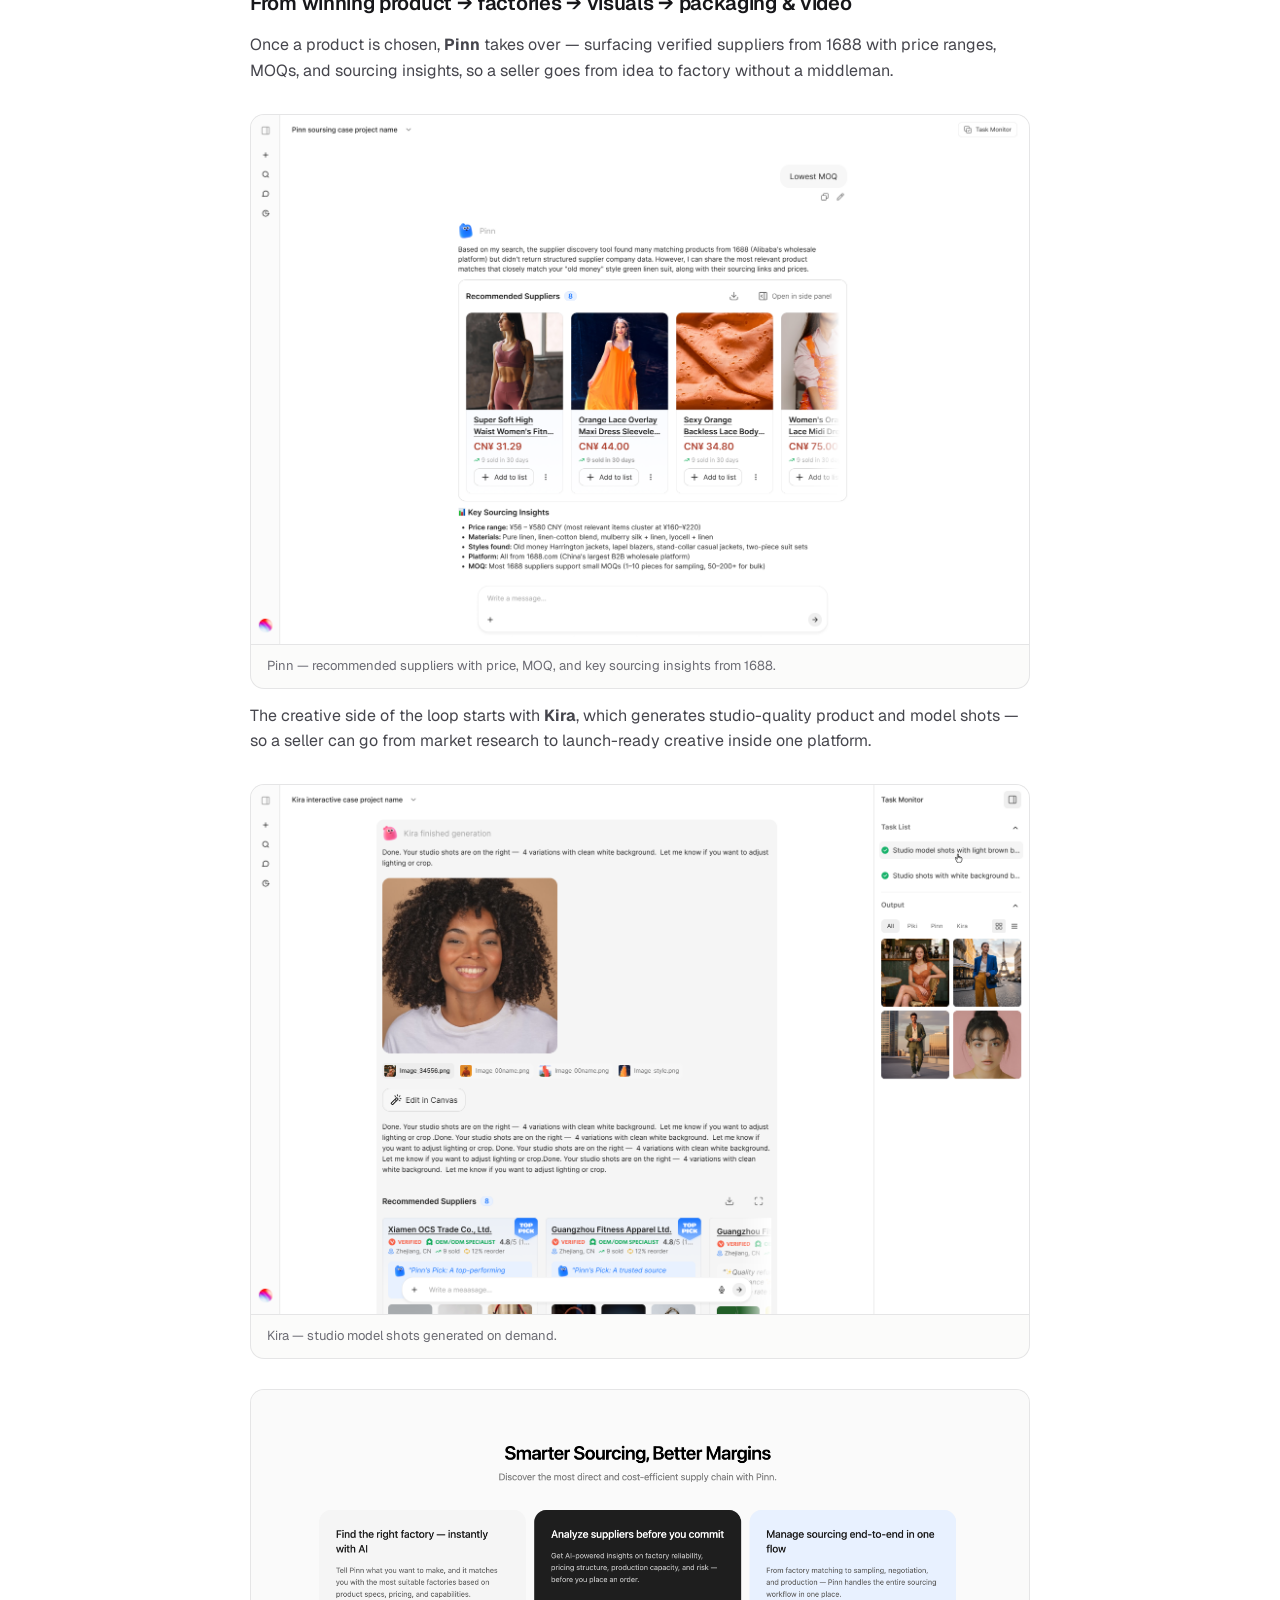
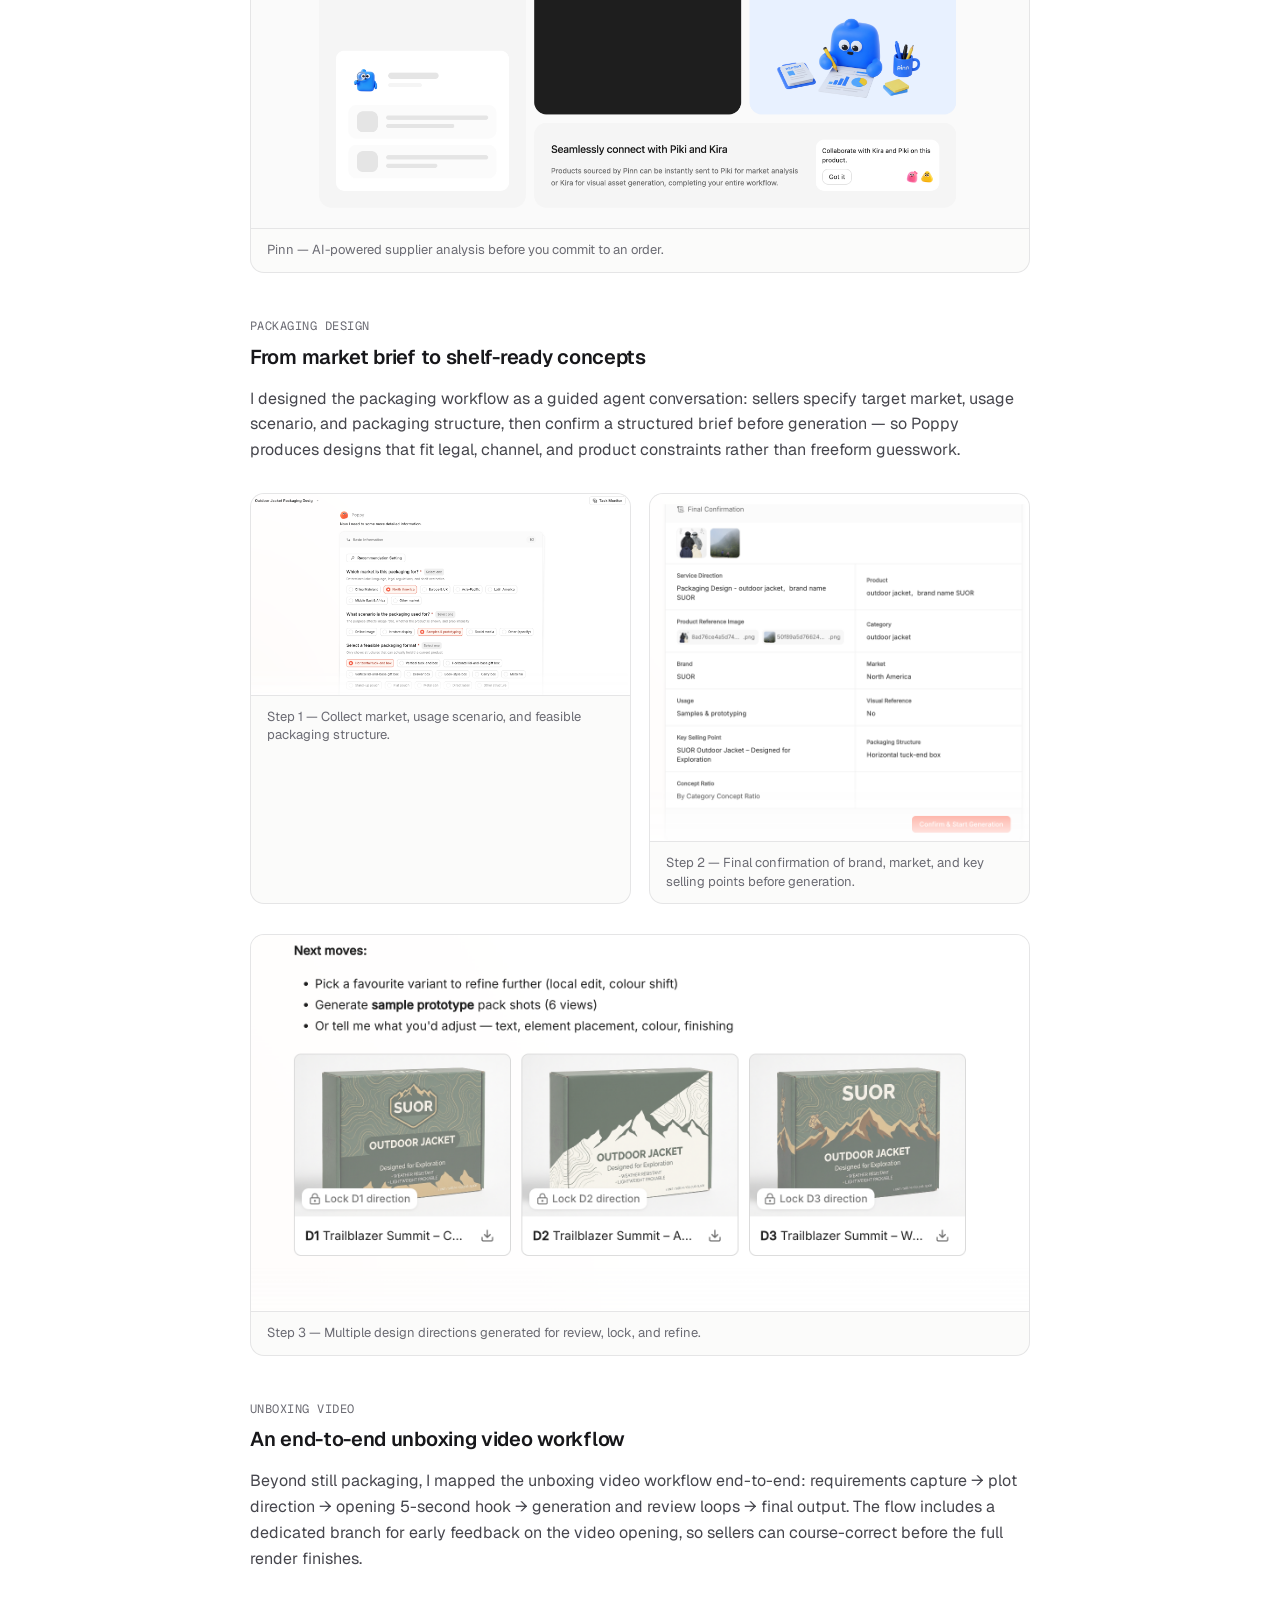
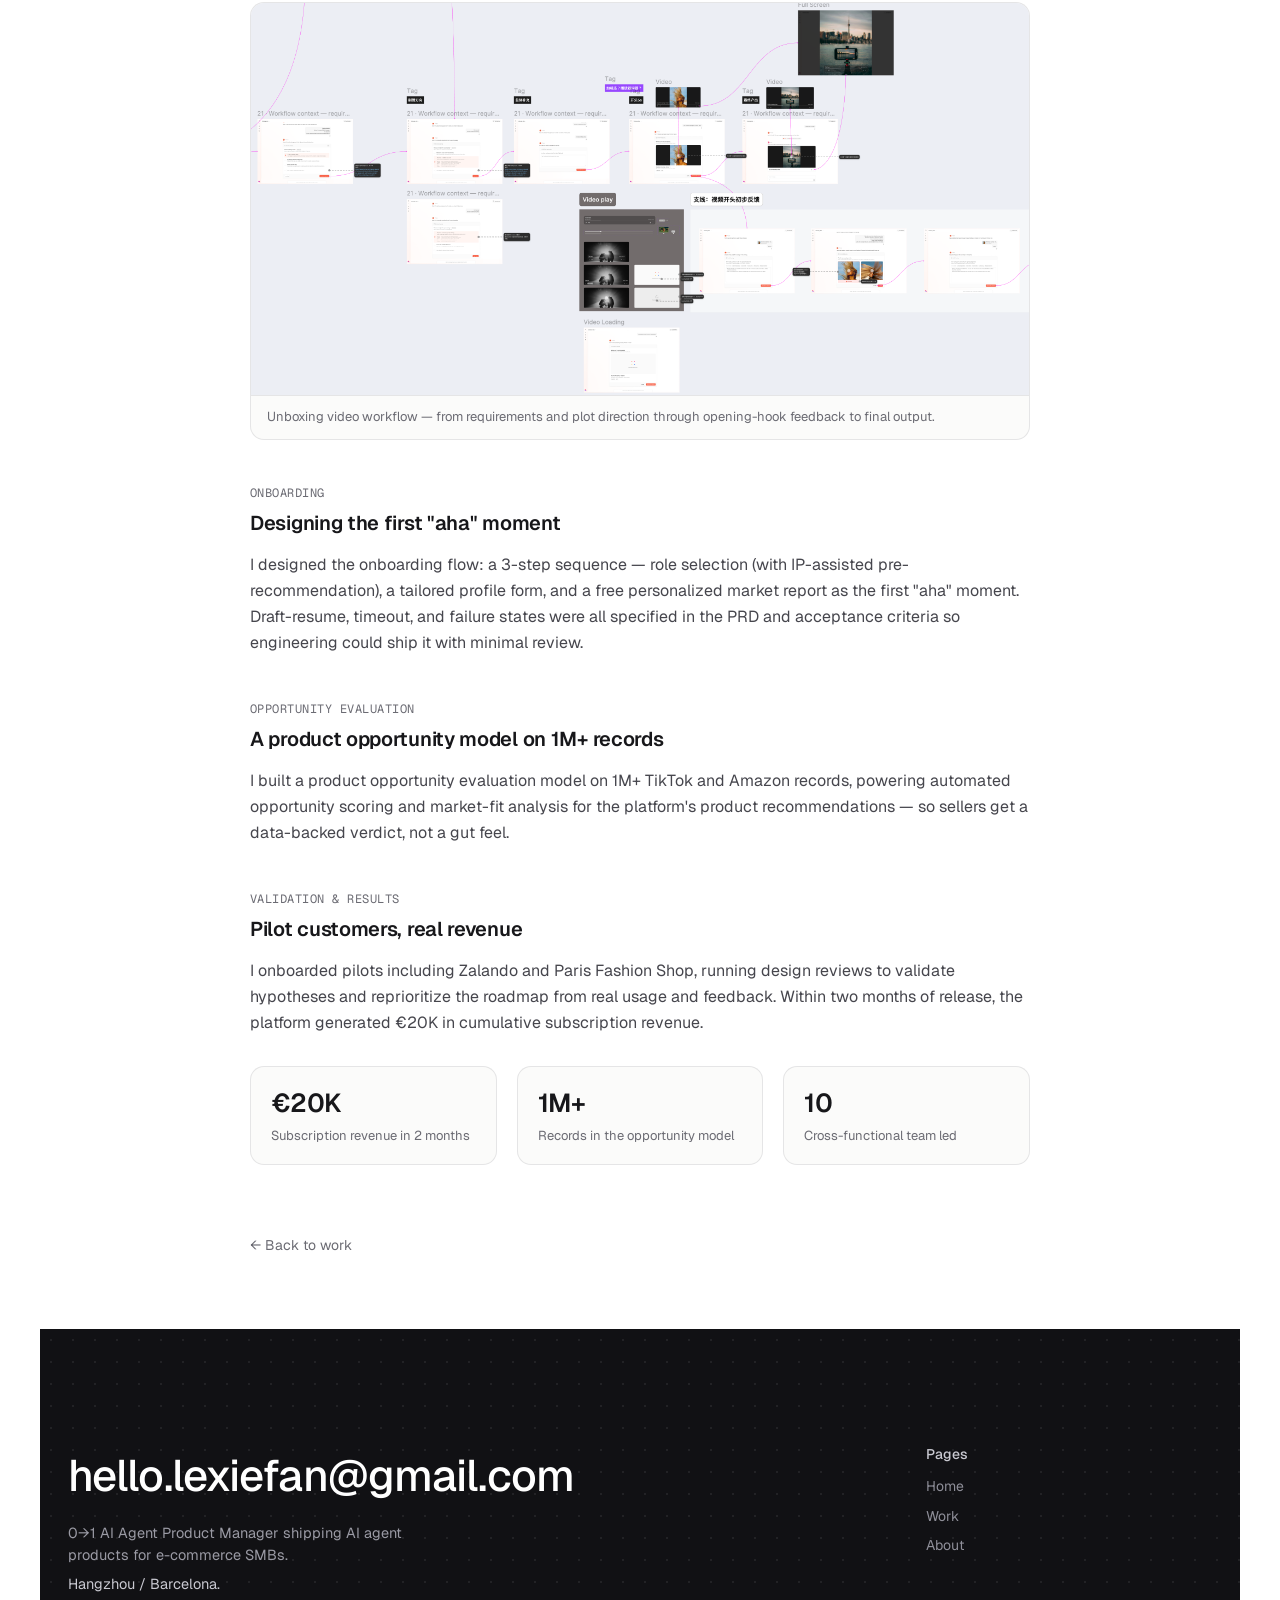
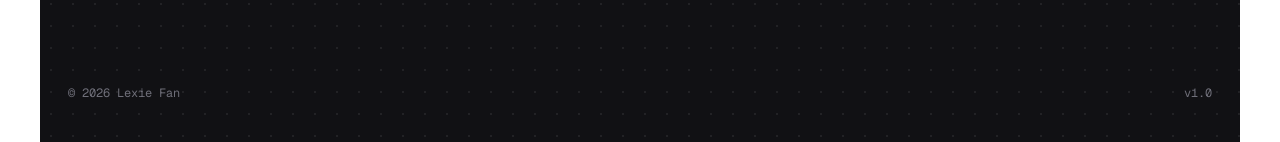
<file: lexie-portfolio/work/pikpop.html>
<!DOCTYPE html>
<html lang="en">
<head>
<meta charset="utf-8" />
<meta name="viewport" content="width=device-width, initial-scale=1" />
<title>Pikpop.ai — Lexie Fan</title>
<meta name="description" content="Pikpop.ai case study — leading 0-to-1 development of an AI agent platform for e-commerce sellers, from roadmap to €20K revenue in 2 months." />
<link rel="preconnect" href="https://fonts.googleapis.com" />
<link rel="preconnect" href="https://fonts.gstatic.com" crossorigin />
<link rel="stylesheet" href="../assets/styles.css" />
</head>
<body>
<div class="site">

  <header class="header">
    <a class="brand" href="../index.html">Lexie Fan</a>
    <nav class="nav" aria-label="Primary">
      <a href="../index.html#work">Work</a>
      <a href="../about.html">About</a>
      <a href="mailto:hello.lexiefan@gmail.com">Email</a>
    </nav>
  </header>

  <section class="detail">
    <div class="detail-wrap">
      <a class="back-link" href="../index.html#work">← Back to work</a>

      <h1>Building an AI agent platform for e-commerce sellers, from zero to revenue</h1>
      <p class="detail-sub">Product Lead · Pikpop.ai · 2025 — 2026</p>

      <div class="meta-grid">
        <div><div class="k">Role</div><div class="v">Product Lead (0→1)</div></div>
        <div><div class="k">Team</div><div class="v">Cross-functional, 10 people</div></div>
        <div><div class="k">Market</div><div class="v">European e-commerce sellers</div></div>
        <div><div class="k">Outcome</div><div class="v">€20K revenue in 2 months</div></div>
      </div>

      <div class="detail-body">

        <p class="eyebrow">The problem</p>
        <h2>Sellers drown in data but starve for decisions</h2>
        <p>Cross-border e-commerce sellers juggle TikTok trends, Amazon best-seller lists, 1688 supplier catalogs, and competitor benchmarks across fragmented tools. By the time they piece the picture together, the window has closed. There was no single product that could take a seller from "what should I sell?" all the way to "here's my supplier and my product photos" in one workflow.</p>

        <p class="eyebrow">The product</p>
        <h2>Pikpop.ai — one AI workflow, idea to factory</h2>
        <p>I led Pikpop from a blank page to a live multi-agent platform with a cross-functional team of 10. I owned the full lifecycle: roadmap and feature definition, PRDs and acceptance criteria, agent architecture, conversational UX, evaluation, onboarding, and go-to-market. The goal was to compress the entire seller journey — product discovery, validation, supplier sourcing, and visual creation — into a single integrated experience.</p>

        <figure class="figure">
          <img src="../assets/img/pikpop-cover.png" alt="Pikpop.ai landing page — build your brand with Pikpop" />
          <figcaption>Pikpop.ai — start with a photo, a query, or an idea; Pikpop leads the journey from opportunity to market.</figcaption>
        </figure>

        <p class="eyebrow">End-to-end UX ownership</p>
        <h2>Mapping every module and simplifying it into one flow</h2>
        <p>I owned UX end-to-end across the full product surface. That meant designing the agent orchestration layer, the conversational interface, chain-of-thought visualization, and structured report rendering — then mapping how every module hands off to the next and collapsing the complexity into one integrated workflow tailored to European sellers.</p>

        <div class="figure-row">
          <figure class="figure"><img src="../assets/img/piki-decide-with-data.png" alt="Piki: decide with data, not intuition" /><figcaption>Piki — curated best-seller lists and instant market understanding.</figcaption></figure>
          <figure class="figure"><img src="../assets/img/pinn-idea-to-factory.png" alt="Pinn: from idea to factory, in one click" /><figcaption>Pinn — from product idea to verified factory, in one click.</figcaption></figure>
        </div>

        <p class="eyebrow">Core capabilities</p>
        <h2>From market research to unboxing — as skills and workflows</h2>
        <p>I shipped the platform's core capabilities as agent skills and automated workflows, covering the full seller journey:</p>
        <ul>
          <li><b>Market research</b> — structured market snapshots grounded in TikTok and Amazon data.</li>
          <li><b>Rising-trend detection</b> — surfacing breakout niches before they saturate.</li>
          <li><b>Product opportunity validation</b> — scoring product ideas for market fit and competitiveness.</li>
          <li><b>Factory sourcing</b> — matching verified 1688 suppliers with price, MOQ, and sourcing insights.</li>
          <li><b>Model try-on</b> — studio-quality product and model visuals on demand.</li>
          <li><b>Packaging design</b> — packaging concepts for launch-ready creative.</li>
          <li><b>Unboxing videos</b> — short-form product video generation to close the content loop.</li>
        </ul>
        <p>A seller asks Piki what's trending — say, Christmas decor on TikTok Shop — and gets back a structured Product Opportunity Report: market snapshot, opportunity score, category attractiveness, and a clear verdict.</p>
        <figure class="figure">
          <img src="../assets/img/pikpop-agent-report.png" alt="Piki conversation generating a Christmas Decorations product opportunity report" />
          <figcaption>Piki turns a natural-language question into a structured product opportunity report with an 84/100 opportunity score.</figcaption>
        </figure>

        <p class="eyebrow">The full loop</p>
        <h2>From winning product → factories → visuals → packaging &amp; video</h2>
        <p>Once a product is chosen, <b>Pinn</b> takes over — surfacing verified suppliers from 1688 with price ranges, MOQs, and sourcing insights, so a seller goes from idea to factory without a middleman.</p>
        <figure class="figure">
          <img src="../assets/img/pinn-sourcing-list.png" alt="Pinn sourcing conversation with recommended 1688 suppliers and key sourcing insights" />
          <figcaption>Pinn — recommended suppliers with price, MOQ, and key sourcing insights from 1688.</figcaption>
        </figure>

        <p>The creative side of the loop starts with <b>Kira</b>, which generates studio-quality product and model shots — so a seller can go from market research to launch-ready creative inside one platform.</p>
        <figure class="figure">
          <img src="../assets/img/pikpop-kira-output.png" alt="Kira generating studio product and model shots" />
          <figcaption>Kira — studio model shots generated on demand.</figcaption>
        </figure>

        <figure class="figure">
          <img src="../assets/img/pinn-smarter-sourcing.png" alt="Pinn: smarter sourcing, better margins" />
          <figcaption>Pinn — AI-powered supplier analysis before you commit to an order.</figcaption>
        </figure>

        <p class="eyebrow">Packaging design</p>
        <h2>From market brief to shelf-ready concepts</h2>
        <p>I designed the packaging workflow as a guided agent conversation: sellers specify target market, usage scenario, and packaging structure, then confirm a structured brief before generation — so Poppy produces designs that fit legal, channel, and product constraints rather than freeform guesswork.</p>
        <div class="figure-row">
          <figure class="figure">
            <img src="../assets/img/pikpop-package-design-1.png" alt="Packaging design brief — market, scenario, and structure selection with Poppy" />
            <figcaption>Step 1 — Collect market, usage scenario, and feasible packaging structure.</figcaption>
          </figure>
          <figure class="figure">
            <img src="../assets/img/pikpop-package-design-2.png" alt="Packaging design final confirmation before generation" />
            <figcaption>Step 2 — Final confirmation of brand, market, and key selling points before generation.</figcaption>
          </figure>
        </div>
        <figure class="figure">
          <img src="../assets/img/pikpop-package-design-3.png" alt="Three generated packaging design variants for SUOR outdoor jacket" />
          <figcaption>Step 3 — Multiple design directions generated for review, lock, and refine.</figcaption>
        </figure>

        <p class="eyebrow">Unboxing video</p>
        <h2>An end-to-end unboxing video workflow</h2>
        <p>Beyond still packaging, I mapped the unboxing video workflow end-to-end: requirements capture → plot direction → opening 5-second hook → generation and review loops → final output. The flow includes a dedicated branch for early feedback on the video opening, so sellers can course-correct before the full render finishes.</p>
        <figure class="figure">
          <img src="../assets/img/pikpop-unbox-video.png" alt="Unboxing video workflow map — requirements, plot direction, opening hook, feedback branch, and final output" />
          <figcaption>Unboxing video workflow — from requirements and plot direction through opening-hook feedback to final output.</figcaption>
        </figure>

        <p class="eyebrow">Onboarding</p>
        <h2>Designing the first "aha" moment</h2>
        <p>I designed the onboarding flow: a 3-step sequence — role selection (with IP-assisted pre-recommendation), a tailored profile form, and a free personalized market report as the first "aha" moment. Draft-resume, timeout, and failure states were all specified in the PRD and acceptance criteria so engineering could ship it with minimal review.</p>

        <p class="eyebrow">Opportunity evaluation</p>
        <h2>A product opportunity model on 1M+ records</h2>
        <p>I built a product opportunity evaluation model on 1M+ TikTok and Amazon records, powering automated opportunity scoring and market-fit analysis for the platform's product recommendations — so sellers get a data-backed verdict, not a gut feel.</p>

        <p class="eyebrow">Validation &amp; results</p>
        <h2>Pilot customers, real revenue</h2>
        <p>I onboarded pilots including Zalando and Paris Fashion Shop, running design reviews to validate hypotheses and reprioritize the roadmap from real usage and feedback. Within two months of release, the platform generated €20K in cumulative subscription revenue.</p>

        <div class="stat-row">
          <div class="stat"><div class="n">€20K</div><div class="l">Subscription revenue in 2 months</div></div>
          <div class="stat"><div class="n">1M+</div><div class="l">Records in the opportunity model</div></div>
          <div class="stat"><div class="n">10</div><div class="l">Cross-functional team led</div></div>
        </div>
      </div>

      <a class="back-link" href="../index.html#work" style="margin-top:40px">← Back to work</a>
    </div>
  </section>

  <footer class="footer">
    <div class="dot-grid" aria-hidden="true"></div>
    <div class="footer-inner">
      <div>
        <a class="footer-email" href="mailto:hello.lexiefan@gmail.com">hello.lexiefan@gmail.com</a>
        <p class="footer-tag">0→1 AI Agent Product Manager shipping AI agent products for e-commerce SMBs.</p>
        <p class="footer-tag" style="margin-top:8px;color:#c9c9d1;">Hangzhou / Barcelona.</p>
      </div>
      <div class="footer-cols">
        <div class="footer-col">
          <p>Pages</p>
          <a href="../index.html">Home</a>
          <a href="../index.html#work">Work</a>
          <a href="../about.html">About</a>
        </div>
      </div>
    </div>
    <div class="footer-meta"><span>© 2026 Lexie Fan</span><span>v1.0</span></div>
  </footer>

</div>
<script defer src="https://cdn.vercel-insights.com/v1/script.js"></script>
</body>
</html>
</file>
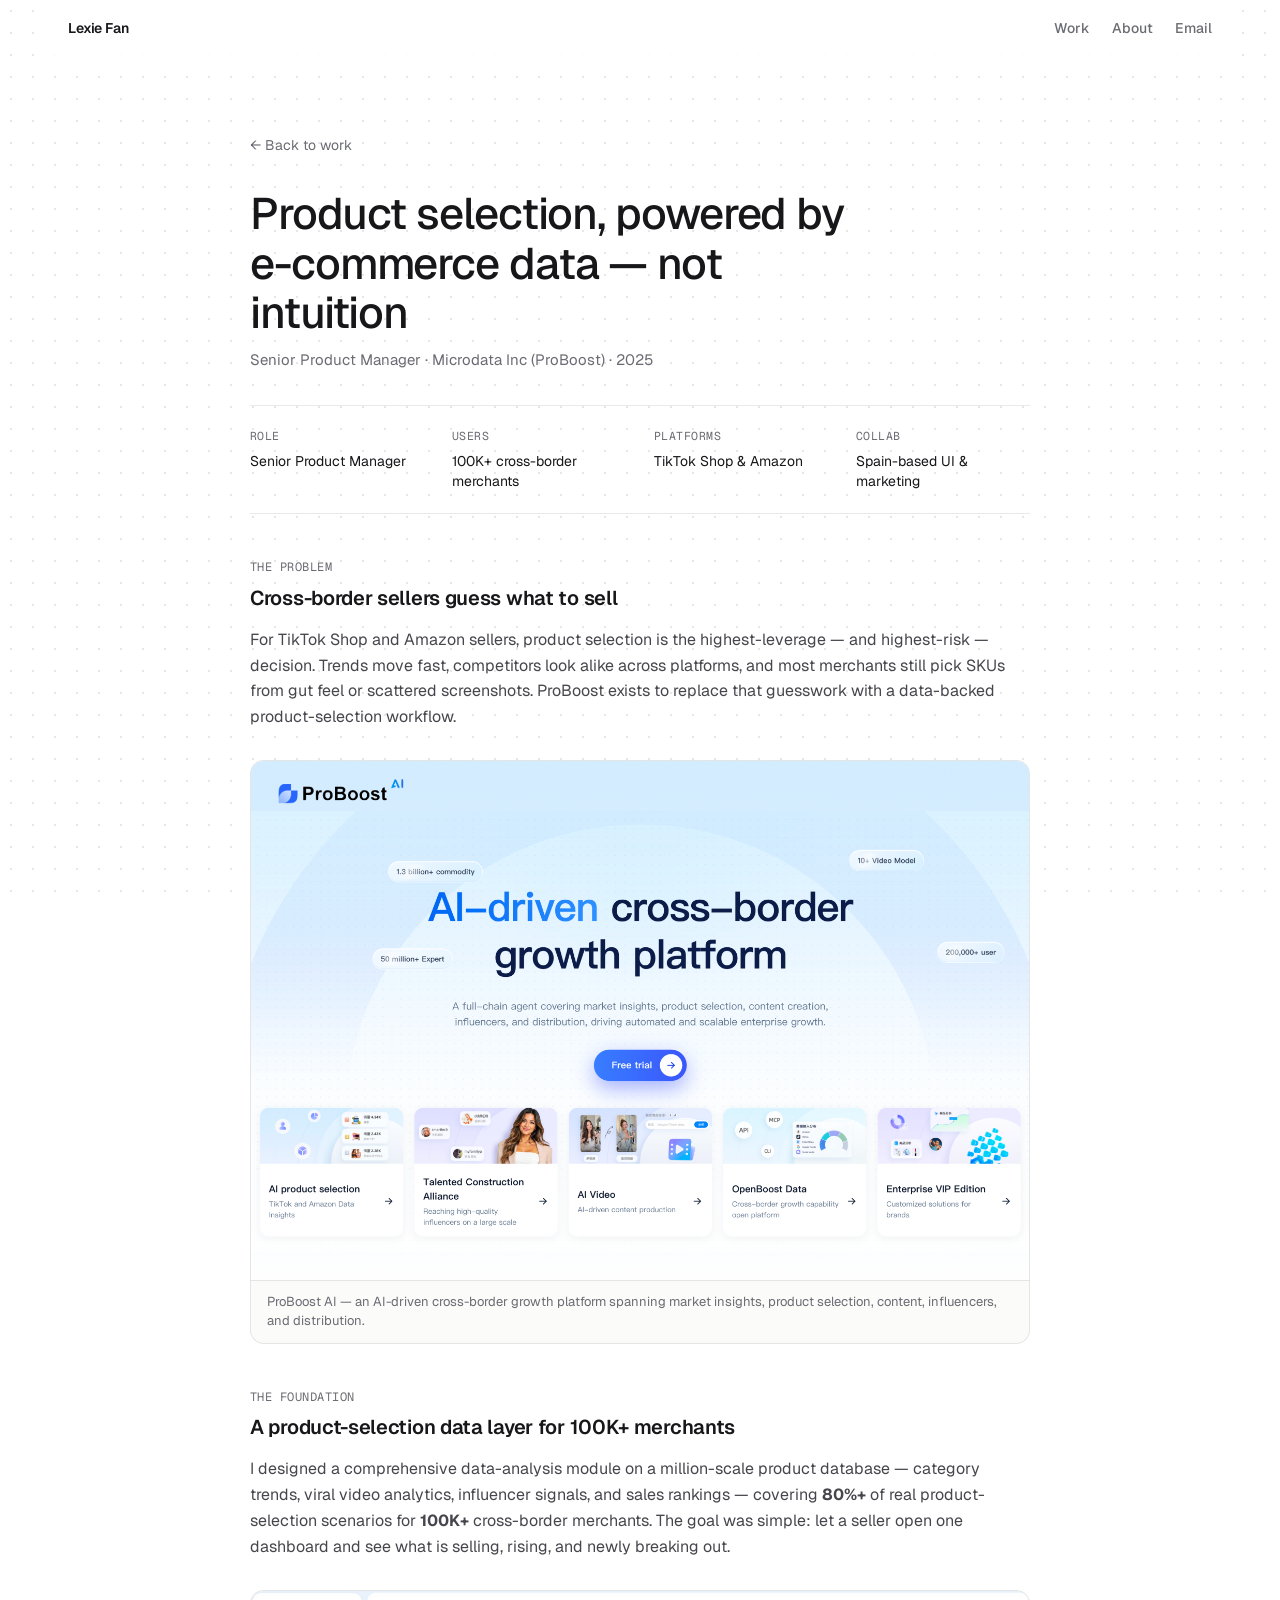
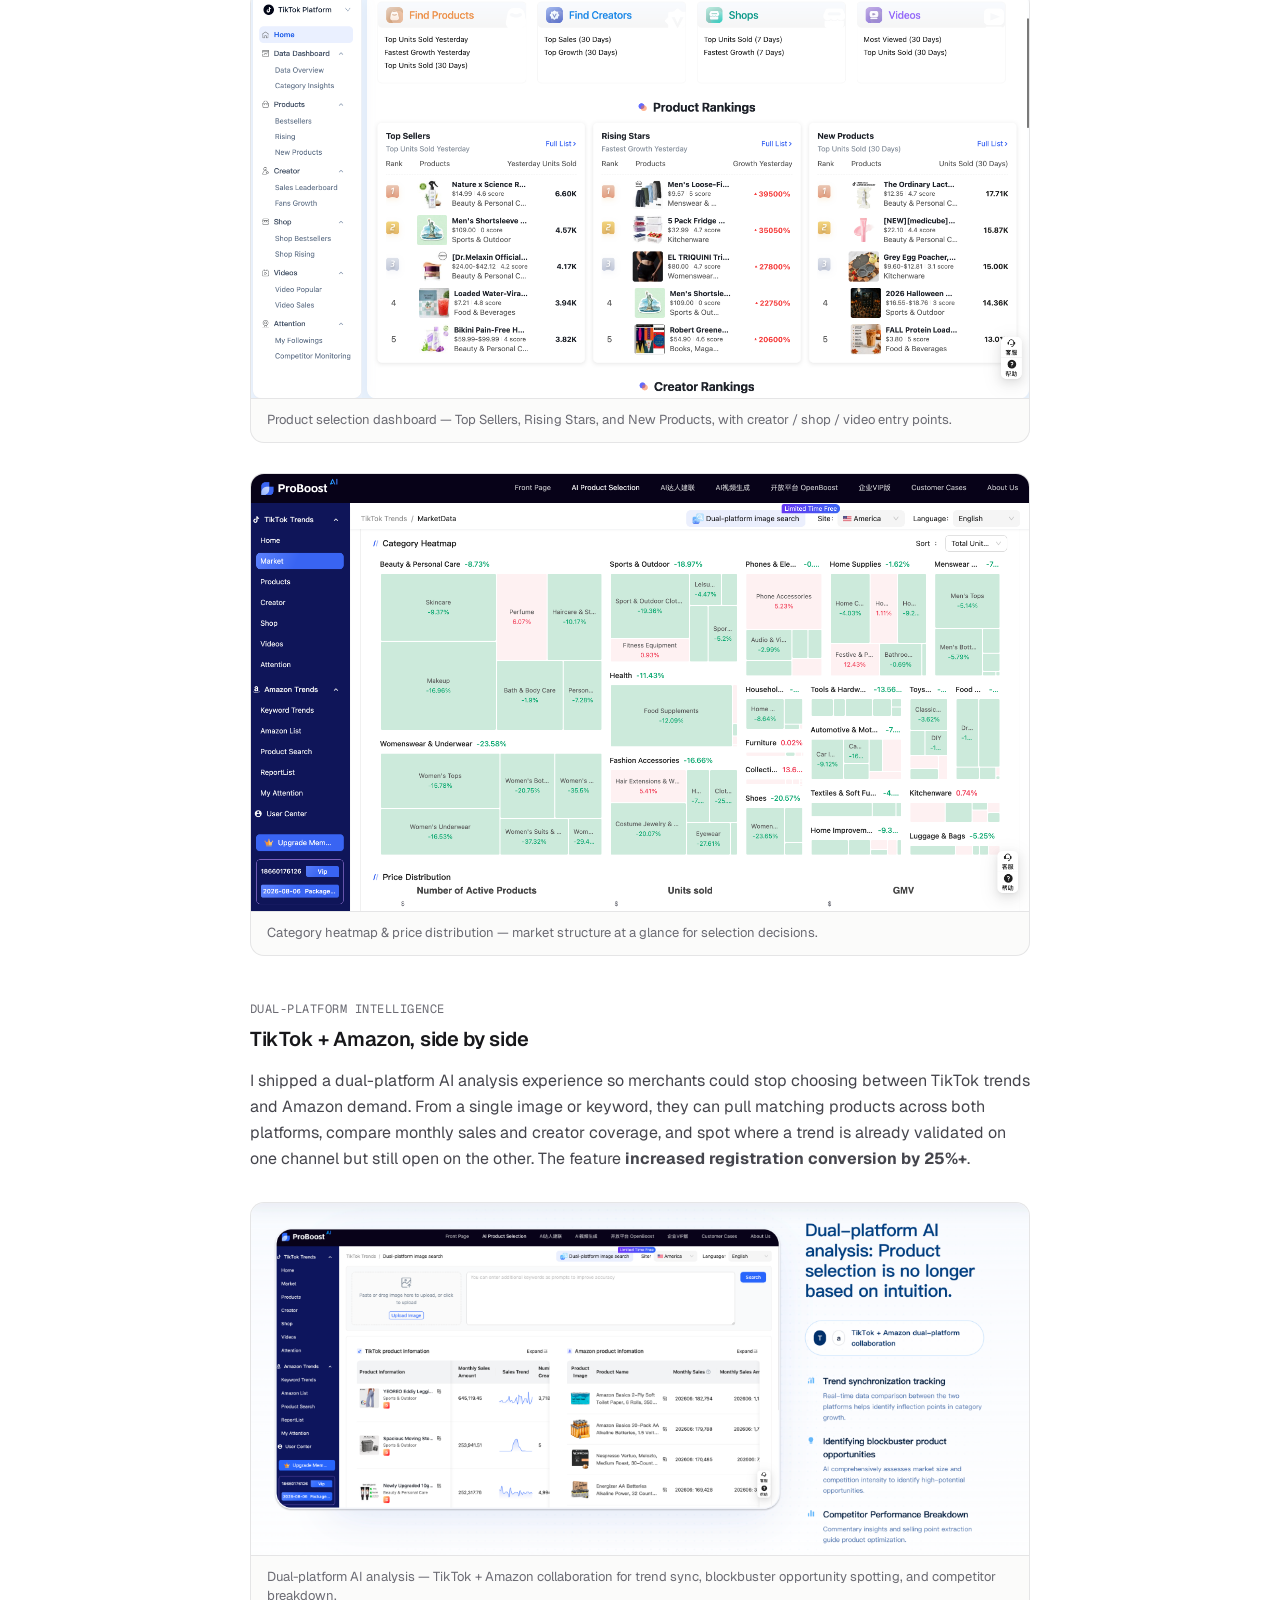
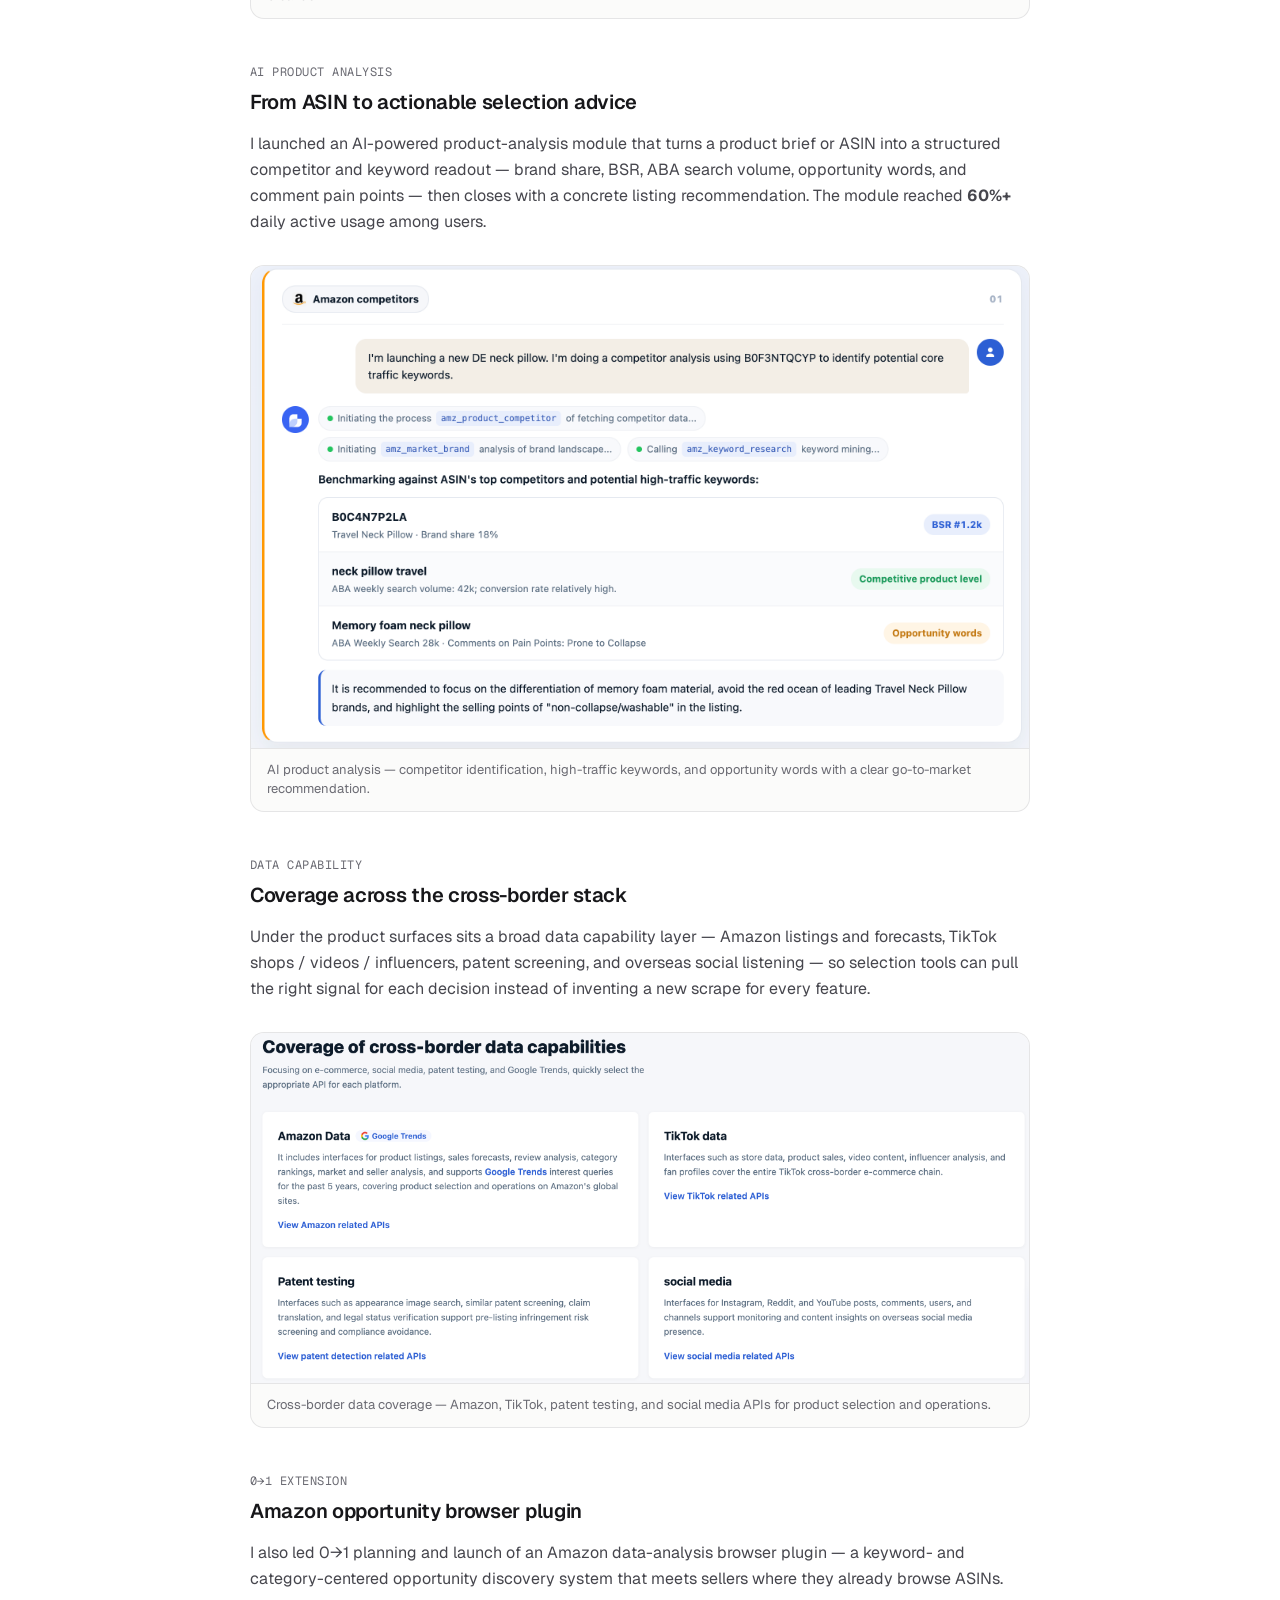
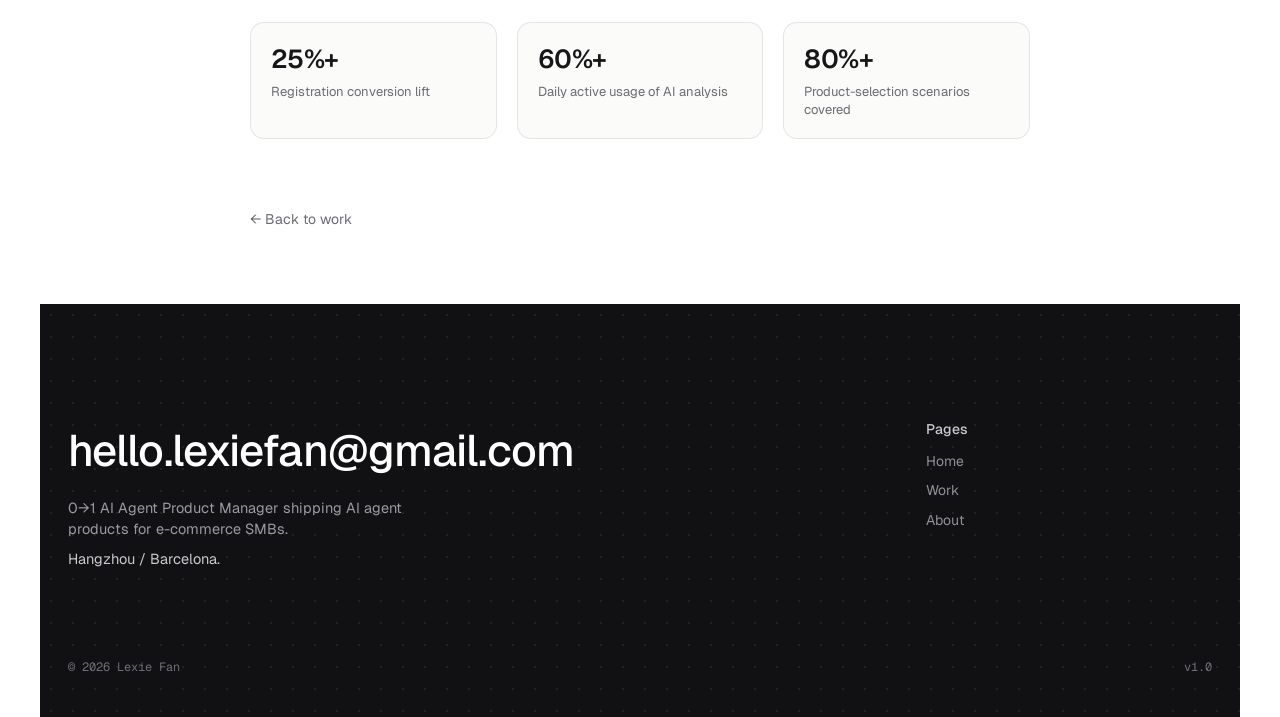
<file: lexie-portfolio/work/proboost.html>
<!DOCTYPE html>
<html lang="en">
<head>
<meta charset="utf-8" />
<meta name="viewport" content="width=device-width, initial-scale=1" />
<title>ProBoost — Lexie Fan</title>
<meta name="description" content="Building e-commerce product-selection data analysis for 100K+ cross-border merchants at ProBoost — dual-platform TikTok + Amazon intelligence." />
<link rel="preconnect" href="https://fonts.googleapis.com" />
<link rel="preconnect" href="https://fonts.gstatic.com" crossorigin />
<link rel="stylesheet" href="../assets/styles.css" />
</head>
<body>
<div class="site">

  <header class="header">
    <a class="brand" href="../index.html">Lexie Fan</a>
    <nav class="nav" aria-label="Primary">
      <a href="../index.html#work">Work</a>
      <a href="../about.html">About</a>
      <a href="mailto:hello.lexiefan@gmail.com">Email</a>
    </nav>
  </header>

  <section class="detail">
    <div class="detail-wrap">
      <a class="back-link" href="../index.html#work">← Back to work</a>

      <h1>Product selection, powered by e-commerce data — not intuition</h1>
      <p class="detail-sub">Senior Product Manager · Microdata Inc (ProBoost) · 2025</p>

      <div class="meta-grid">
        <div><div class="k">Role</div><div class="v">Senior Product Manager</div></div>
        <div><div class="k">Users</div><div class="v">100K+ cross-border merchants</div></div>
        <div><div class="k">Platforms</div><div class="v">TikTok Shop &amp; Amazon</div></div>
        <div><div class="k">Collab</div><div class="v">Spain-based UI &amp; marketing</div></div>
      </div>

      <div class="detail-body">

        <p class="eyebrow">The problem</p>
        <h2>Cross-border sellers guess what to sell</h2>
        <p>For TikTok Shop and Amazon sellers, product selection is the highest-leverage — and highest-risk — decision. Trends move fast, competitors look alike across platforms, and most merchants still pick SKUs from gut feel or scattered screenshots. ProBoost exists to replace that guesswork with a data-backed product-selection workflow.</p>

        <figure class="figure">
          <img src="../assets/img/proboost-cover.png" alt="ProBoost AI landing page — AI-driven cross-border growth platform" />
          <figcaption>ProBoost AI — an AI-driven cross-border growth platform spanning market insights, product selection, content, influencers, and distribution.</figcaption>
        </figure>

        <p class="eyebrow">The foundation</p>
        <h2>A product-selection data layer for 100K+ merchants</h2>
        <p>I designed a comprehensive data-analysis module on a million-scale product database — category trends, viral video analytics, influencer signals, and sales rankings — covering <b>80%+</b> of real product-selection scenarios for <b>100K+</b> cross-border merchants. The goal was simple: let a seller open one dashboard and see what is selling, rising, and newly breaking out.</p>

        <figure class="figure">
          <img src="../assets/img/proboost-product-selection.png" alt="TikTok product selection dashboard — top sellers, rising stars, and new products" />
          <figcaption>Product selection dashboard — Top Sellers, Rising Stars, and New Products, with creator / shop / video entry points.</figcaption>
        </figure>

        <figure class="figure">
          <img src="../assets/img/proboost-marketdata.png" alt="ProBoost market data category heatmap and price distribution" />
          <figcaption>Category heatmap &amp; price distribution — market structure at a glance for selection decisions.</figcaption>
        </figure>

        <p class="eyebrow">Dual-platform intelligence</p>
        <h2>TikTok + Amazon, side by side</h2>
        <p>I shipped a dual-platform AI analysis experience so merchants could stop choosing between TikTok trends and Amazon demand. From a single image or keyword, they can pull matching products across both platforms, compare monthly sales and creator coverage, and spot where a trend is already validated on one channel but still open on the other. The feature <b>increased registration conversion by 25%+</b>.</p>

        <figure class="figure">
          <img src="../assets/img/proboost-dual-platform.png" alt="Dual-platform AI analysis comparing TikTok and Amazon product data" />
          <figcaption>Dual-platform AI analysis — TikTok + Amazon collaboration for trend sync, blockbuster opportunity spotting, and competitor breakdown.</figcaption>
        </figure>

        <p class="eyebrow">AI product analysis</p>
        <h2>From ASIN to actionable selection advice</h2>
        <p>I launched an AI-powered product-analysis module that turns a product brief or ASIN into a structured competitor and keyword readout — brand share, BSR, ABA search volume, opportunity words, and comment pain points — then closes with a concrete listing recommendation. The module reached <b>60%+</b> daily active usage among users.</p>

        <figure class="figure">
          <img src="../assets/img/proboost-ai-analysis.png" alt="AI product analysis — Amazon competitor benchmarking and keyword opportunities" />
          <figcaption>AI product analysis — competitor identification, high-traffic keywords, and opportunity words with a clear go-to-market recommendation.</figcaption>
        </figure>

        <p class="eyebrow">Data capability</p>
        <h2>Coverage across the cross-border stack</h2>
        <p>Under the product surfaces sits a broad data capability layer — Amazon listings and forecasts, TikTok shops / videos / influencers, patent screening, and overseas social listening — so selection tools can pull the right signal for each decision instead of inventing a new scrape for every feature.</p>

        <figure class="figure">
          <img src="../assets/img/proboost-data-capability.png" alt="Coverage of cross-border data capabilities — Amazon, TikTok, patent, social media" />
          <figcaption>Cross-border data coverage — Amazon, TikTok, patent testing, and social media APIs for product selection and operations.</figcaption>
        </figure>

        <p class="eyebrow">0→1 extension</p>
        <h2>Amazon opportunity browser plugin</h2>
        <p>I also led 0→1 planning and launch of an Amazon data-analysis browser plugin — a keyword- and category-centered opportunity discovery system that meets sellers where they already browse ASINs.</p>

        <div class="stat-row">
          <div class="stat"><div class="n">25%+</div><div class="l">Registration conversion lift</div></div>
          <div class="stat"><div class="n">60%+</div><div class="l">Daily active usage of AI analysis</div></div>
          <div class="stat"><div class="n">80%+</div><div class="l">Product-selection scenarios covered</div></div>
        </div>
      </div>

      <a class="back-link" href="../index.html#work" style="margin-top:40px">← Back to work</a>
    </div>
  </section>

  <footer class="footer">
    <div class="dot-grid" aria-hidden="true"></div>
    <div class="footer-inner">
      <div>
        <a class="footer-email" href="mailto:hello.lexiefan@gmail.com">hello.lexiefan@gmail.com</a>
        <p class="footer-tag">0→1 AI Agent Product Manager shipping AI agent products for e-commerce SMBs.</p>
        <p class="footer-tag" style="margin-top:8px;color:#c9c9d1;">Hangzhou / Barcelona.</p>
      </div>
      <div class="footer-cols">
        <div class="footer-col">
          <p>Pages</p>
          <a href="../index.html">Home</a>
          <a href="../index.html#work">Work</a>
          <a href="../about.html">About</a>
        </div>
      </div>
    </div>
    <div class="footer-meta"><span>© 2026 Lexie Fan</span><span>v1.0</span></div>
  </footer>

</div>
<script defer src="https://cdn.vercel-insights.com/v1/script.js"></script>
</body>
</html>
</file>
<file: lexie-portfolio/assets/styles.css>
/* ============================================================
   Lexie Fan — Portfolio
   Minimalist design system inspired by jerryddi.com
   ============================================================ */

@import url('https://fonts.googleapis.com/css2?family=Geist:wght@400;500;600;700&family=Geist+Mono:wght@400;500&display=swap');

:root {
  /* Color */
  --background: #ffffff;
  --surface: #fbfbfa;
  --text-primary: #17171a;
  --text-secondary: #6b6b73;
  --text-body: #46464d;
  --card-stroke: rgba(20, 20, 25, 0.09);
  --placeholder: #f1f1ef;
  --tag-surface: #f0f0ee;
  --tag-hover: #e7e7e4;
  --dot: rgba(20, 20, 25, 0.10);

  /* Spacing */
  --page: 28px;
  --max-site: 1200px;
  --radius-image: 14px;
  --radius-sm: 9px;

  /* Type */
  --font-sans: "Geist", -apple-system, BlinkMacSystemFont, "Segoe UI", Roboto, Helvetica, Arial, sans-serif;
  --font-mono: "Geist Mono", ui-monospace, SFMono-Regular, Menlo, monospace;
}

* { margin: 0; padding: 0; box-sizing: border-box; }

html { scroll-behavior: smooth; background: var(--background); }

body {
  font-family: var(--font-sans);
  background: transparent;
  color: var(--text-primary);
  -webkit-font-smoothing: antialiased;
  text-rendering: optimizeLegibility;
  line-height: 1.45;
}

/* Full-page dot grid behind all content */
body::before {
  content: "";
  position: fixed;
  inset: 0;
  z-index: 0;
  background-image: radial-gradient(var(--dot) 1.15px, transparent 1.15px);
  background-size: 22px 22px;
  pointer-events: none;
}

a { color: inherit; text-decoration: none; }
img { display: block; max-width: 100%; }

.site {
  position: relative;
  z-index: 1;
  margin: 0 auto;
  width: 100%;
  max-width: var(--max-site);
  display: flex;
  flex-direction: column;
  min-height: 100vh;
}

/* ---------- Header ---------- */
.header {
  position: sticky;
  top: 0;
  z-index: 40;
  display: flex;
  align-items: center;
  justify-content: space-between;
  padding: 18px var(--page);
  background: rgba(255, 255, 255, 0.72);
  backdrop-filter: saturate(180%) blur(14px);
  -webkit-backdrop-filter: saturate(180%) blur(14px);
}

.brand {
  font-size: 14px;
  font-weight: 600;
  letter-spacing: -0.01em;
  color: var(--text-primary);
}

.nav {
  display: flex;
  align-items: center;
  gap: 22px;
}

.nav a {
  font-size: 14px;
  font-weight: 500;
  color: var(--text-secondary);
  transition: color 0.18s ease;
}
.nav a:hover { color: var(--text-primary); }

.nav-toggle { display: none; background: none; border: 0; cursor: pointer; }

/* ---------- Hero ---------- */
.hero-wrap {
  position: relative;
  padding: clamp(32px, 5vw, 64px) var(--page) clamp(40px, 6vw, 72px);
  background: transparent;
}

.dot-grid {
  position: absolute;
  inset: 0;
  background-image: radial-gradient(var(--dot) 1.15px, transparent 1.15px);
  background-size: 22px 22px;
  pointer-events: none;
  opacity: 0.9;
}

/* Hero v2 — name + photo + bio with highlights */
.hero-v2 {
  position: relative;
  z-index: 1;
}

.hero-namerow {
  display: flex;
  align-items: center;
  gap: clamp(20px, 4vw, 40px);
}

.hero-name {
  font-size: clamp(52px, 9vw, 110px);
  font-weight: 900;
  line-height: 0.92;
  letter-spacing: -0.03em;
  color: var(--text-primary);
  white-space: nowrap;
}

.hero-photo-group {
  display: flex;
  flex-direction: column;
  align-items: center;
  gap: 10px;
  flex-shrink: 0;
}

.hero-photo {
  width: clamp(72px, 10vw, 110px);
  height: clamp(72px, 10vw, 110px);
  border-radius: 50%;
  object-fit: cover;
  border: 3px solid var(--card-stroke);
}

.hero-socials {
  display: flex;
  align-items: center;
  gap: 10px;
}
.hero-socials a {
  color: var(--text-primary);
  transition: opacity 0.2s ease;
}
.hero-socials a:hover { opacity: 0.6; }

/* Bio block with left accent bar */
.hero-bio {
  margin-top: clamp(28px, 4vw, 48px);
  padding-left: 20px;
  border-left: 4px solid #c8ff00;
}

.hero-bio p {
  font-family: var(--font-mono);
  font-size: clamp(13.5px, 1.4vw, 15.5px);
  line-height: 1.72;
  color: var(--text-body);
  margin-top: 16px;
}
.hero-bio p:first-child { margin-top: 0; }

.hero-bio mark {
  background: #c8ff00;
  color: var(--text-primary);
  padding: 1px 5px;
  border-radius: 3px;
  font-weight: 600;
}

/* ---------- Chips ---------- */
.chips {
  display: flex;
  flex-wrap: wrap;
  gap: 10px;
  margin-top: clamp(22px, 3vw, 34px);
}

.chip {
  display: inline-flex;
  align-items: center;
  gap: 7px;
  padding: 8px 13px;
  border-radius: var(--radius-sm);
  background: var(--tag-surface);
  color: var(--text-secondary);
  font-size: 13.5px;
  font-weight: 500;
  border: 0;
  cursor: default;
  transition: background 0.2s ease, transform 0.2s ease;
  opacity: 0;
  animation: word-in 0.6s cubic-bezier(0.2, 0.7, 0.2, 1) forwards;
  animation-delay: calc(var(--i) * 90ms + 620ms);
}
.chip:hover { background: var(--tag-hover); }
.chip .dot-i {
  width: 7px; height: 7px; border-radius: 50%;
  background: currentColor; opacity: 0.55;
}

/* Legacy hero (keep for detail pages) */
.hero {
  position: relative;
  z-index: 1;
  max-width: 820px;
}

.hero h1 {
  font-size: clamp(26px, 3.2vw, 40px);
  font-weight: 500;
  line-height: 1.12;
  letter-spacing: -0.022em;
  color: var(--text-primary);
  max-width: 22ch;
}

.hero h1 .accent { color: var(--text-secondary); }

.hero-word {
  display: inline-block;
  opacity: 0;
  transform: translateY(0.42em);
  animation: word-in 0.62s cubic-bezier(0.2, 0.7, 0.2, 1) forwards;
  animation-delay: calc(var(--i) * 42ms + 120ms);
}

@keyframes word-in {
  to { opacity: 1; transform: translateY(0); }
}

@media (prefers-reduced-motion: reduce) {
  .hero-word { animation: none; opacity: 1; transform: none; }
}

/* ---------- Work grid ---------- */
.section {
  padding: clamp(40px, 6vw, 84px) var(--page) clamp(56px, 7vw, 96px);
  background: transparent;
}

.section-label {
  font-family: var(--font-mono);
  font-size: 12px;
  letter-spacing: 0.04em;
  text-transform: uppercase;
  color: var(--text-secondary);
  margin-bottom: 22px;
}

.work-grid {
  display: grid;
  grid-template-columns: repeat(2, 1fr);
  gap: 26px;
}

.card {
  display: flex;
  flex-direction: column;
  align-items: stretch;
  outline: none;
}

.card-media {
  position: relative;
  width: 100%;
  /* 4:3 base height, minus 60px total */
  height: 0;
  padding-bottom: calc(75% - 60px);
  border-radius: var(--radius-image);
  border: 1px solid var(--card-stroke);
  background: var(--placeholder);
  overflow: hidden;
  transition: transform 0.24s cubic-bezier(0.2, 0.7, 0.2, 1),
              box-shadow 0.24s ease;
}
.card-media img {
  position: absolute;
  inset: 0;
  width: 100%;
  height: 100%;
  object-fit: cover;
}
.card-media.contain {
  background: var(--surface);
}
.card-media.contain img { object-fit: contain; padding: 8%; }

/* Whole-image cards: show full landscape cover without cropping text.
   Set a matching background per-card via inline style. */
.card-media.whole img { object-fit: contain; }

.card:hover .card-media {
  transform: translateY(-6px);
  box-shadow: 0 14px 34px rgba(20, 20, 25, 0.13);
}

/* gradient placeholder cards (no screenshot yet) */
.card-media.grad-a { background: linear-gradient(135deg, #ffe27a 0%, #ff9d6c 100%); }
.card-media.grad-b { background: linear-gradient(135deg, #c4b5fd 0%, #60a5fa 100%); }
.card-media.grad-c { background: linear-gradient(135deg, #6ee7f0 0%, #a78bfa 60%, #f472b6 100%); }
.card-media.grad-d { background: linear-gradient(135deg, #34d399 0%, #10b981 100%); }
.card-media.grad-e { background: linear-gradient(135deg, #fda4af 0%, #fb7185 100%); }

.card-glyph {
  position: absolute;
  inset: 0;
  display: flex;
  align-items: center;
  justify-content: center;
  font-size: 15px;
  font-weight: 600;
  letter-spacing: 0.02em;
  color: rgba(255, 255, 255, 0.92);
  text-shadow: 0 1px 10px rgba(0,0,0,0.18);
  text-align: center;
  padding: 24px;
}

.card-detail {
  display: flex;
  align-items: baseline;
  justify-content: space-between;
  gap: 14px;
  padding: 15px 2px 0;
}
.card-title {
  font-size: 14.5px;
  font-weight: 500;
  color: var(--text-primary);
  line-height: 1.35;
  min-width: 0;
}
.card-meta {
  font-size: 13.5px;
  font-weight: 500;
  color: var(--text-secondary);
  text-align: right;
  white-space: nowrap;
  flex-shrink: 0;
}

/* ---------- Footer ---------- */
.footer {
  position: relative;
  margin-top: auto;
  padding: clamp(64px, 9vw, 130px) var(--page) 40px;
  background: #111114;
  color: #e9e9ee;
  overflow: hidden;
}
.footer .dot-grid {
  -webkit-mask-image: none; mask-image: none;
  background-image: radial-gradient(rgba(255,255,255,0.07) 1.1px, transparent 1.1px);
  opacity: 1;
}
.footer-inner {
  position: relative;
  z-index: 1;
  display: flex;
  flex-wrap: wrap;
  gap: 56px;
  justify-content: space-between;
  max-width: 900px;
}
.footer-email {
  font-size: clamp(24px, 4.4vw, 44px);
  font-weight: 500;
  letter-spacing: -0.02em;
  color: #fff;
  transition: opacity 0.2s ease;
}
.footer-email:hover { opacity: 0.78; }
.footer-tag {
  margin-top: 14px;
  max-width: 380px;
  font-size: 14.5px;
  color: #9a9aa4;
  line-height: 1.5;
}
.footer-cols { display: flex; gap: 64px; }
.footer-col p {
  font-size: 14px; font-weight: 500; color: #c9c9d1; margin-bottom: 12px;
}
.footer-col a {
  display: block;
  font-size: 14px;
  color: #8f8f99;
  margin-bottom: 9px;
  transition: color 0.18s ease;
}
.footer-col a:hover { color: #fff; }
.footer-meta {
  position: relative;
  z-index: 1;
  display: flex;
  justify-content: space-between;
  margin-top: clamp(48px, 7vw, 96px);
  font-family: var(--font-mono);
  font-size: 12px;
  color: #6f6f79;
}

/* ============================================================
   Project detail pages
   ============================================================ */
.detail {
  padding: clamp(40px, 6vw, 80px) var(--page) 40px;
  background: transparent;
}
.detail-wrap { max-width: 780px; margin: 0 auto; }

.back-link {
  display: inline-flex; align-items: center; gap: 7px;
  font-size: 14px; color: var(--text-secondary); margin-bottom: 34px;
  transition: color 0.18s ease;
}
.back-link:hover { color: var(--text-primary); }

.detail h1 {
  font-size: clamp(28px, 4.6vw, 44px);
  font-weight: 500;
  letter-spacing: -0.025em;
  line-height: 1.12;
  max-width: 20ch;
}
.detail-sub {
  margin-top: 12px;
  font-size: 15px;
  color: var(--text-secondary);
}

.meta-grid {
  display: grid;
  grid-template-columns: repeat(auto-fit, minmax(140px, 1fr));
  gap: 18px 28px;
  margin: 34px 0 12px;
  padding: 22px 0;
  border-top: 1px solid var(--card-stroke);
  border-bottom: 1px solid var(--card-stroke);
}
.meta-grid .k {
  font-family: var(--font-mono);
  font-size: 11.5px; text-transform: uppercase; letter-spacing: 0.04em;
  color: var(--text-secondary); margin-bottom: 6px;
}
.meta-grid .v { font-size: 14px; color: var(--text-primary); }

.detail-body { margin-top: 8px; }
.detail-body h2 {
  font-size: 20px; font-weight: 600; letter-spacing: -0.015em;
  margin: 44px 0 8px;
}
.detail-body .eyebrow {
  font-family: var(--font-mono);
  font-size: 12px; text-transform: uppercase; letter-spacing: 0.04em;
  color: var(--text-secondary); margin: 44px 0 6px;
}
.detail-body .eyebrow + h2 { margin-top: 4px; }
.detail-body p {
  font-size: 16px; color: var(--text-body); line-height: 1.62; margin-top: 14px;
}
.detail-body ul { margin: 14px 0 0 2px; list-style: none; }
.detail-body ul li {
  position: relative; padding-left: 20px; margin-bottom: 10px;
  font-size: 16px; color: var(--text-body); line-height: 1.55;
}
.detail-body ul li::before {
  content: ""; position: absolute; left: 3px; top: 10px;
  width: 6px; height: 6px; border-radius: 50%; background: var(--text-secondary);
}

.figure {
  margin: 30px 0 6px;
  border-radius: var(--radius-image);
  border: 1px solid var(--card-stroke);
  overflow: hidden;
  background: var(--surface);
}
.figure img { width: 100%; height: auto; display: block; }
.figure.pad img { padding: 6%; }
.figure figcaption {
  font-size: 13px; color: var(--text-secondary);
  padding: 12px 16px; border-top: 1px solid var(--card-stroke);
}
.figure-row {
  display: grid; grid-template-columns: repeat(2, 1fr); gap: 18px; margin: 30px 0 6px;
}
.figure-row .figure { margin: 0; }

.stat-row {
  display: grid; grid-template-columns: repeat(auto-fit, minmax(150px, 1fr));
  gap: 20px; margin: 30px 0;
}
.stat { padding: 18px 20px; background: var(--surface); border: 1px solid var(--card-stroke); border-radius: var(--radius-image); }
.stat .n { font-size: 26px; font-weight: 600; letter-spacing: -0.02em; }
.stat .l { font-size: 13px; color: var(--text-secondary); margin-top: 4px; }

/* ---------- About ---------- */
.about-wrap { max-width: 720px; margin: 0 auto; }
.about-wrap .lead {
  font-size: clamp(20px, 3vw, 26px);
  font-weight: 500; line-height: 1.4; letter-spacing: -0.015em;
  color: var(--text-primary);
}
.timeline { margin-top: 12px; }
.timeline-item {
  display: grid; grid-template-columns: 140px 1fr; gap: 22px;
  padding: 22px 0; border-top: 1px solid var(--card-stroke);
}
.timeline-item .when { font-family: var(--font-mono); font-size: 12.5px; color: var(--text-secondary); }
.timeline-item .role { font-size: 16px; font-weight: 600; }
.timeline-item .org { font-size: 14px; color: var(--text-secondary); margin-top: 2px; }
.timeline-item p { font-size: 15px; color: var(--text-body); line-height: 1.55; margin-top: 10px; }
.skill-block { margin-top: 12px; }
.skill-block .row { display: flex; gap: 10px; padding: 10px 0; border-top: 1px solid var(--card-stroke); font-size: 15px; }
.skill-block .row b { min-width: 92px; color: var(--text-primary); }
.skill-block .row span { color: var(--text-body); }

/* ---------- Responsive ---------- */
@media (max-width: 760px) {
  :root { --page: 20px; }
  .hero-namerow { flex-wrap: wrap; gap: 16px; }
  .hero-name { font-size: clamp(42px, 12vw, 64px); white-space: normal; }
  .hero-bio { padding-left: 14px; }
  .work-grid { grid-template-columns: 1fr; gap: 20px; }
  .figure-row { grid-template-columns: 1fr; }
  .timeline-item { grid-template-columns: 1fr; gap: 4px; }
  .footer-cols { gap: 44px; }
  .nav { gap: 16px; }
}
</file>
